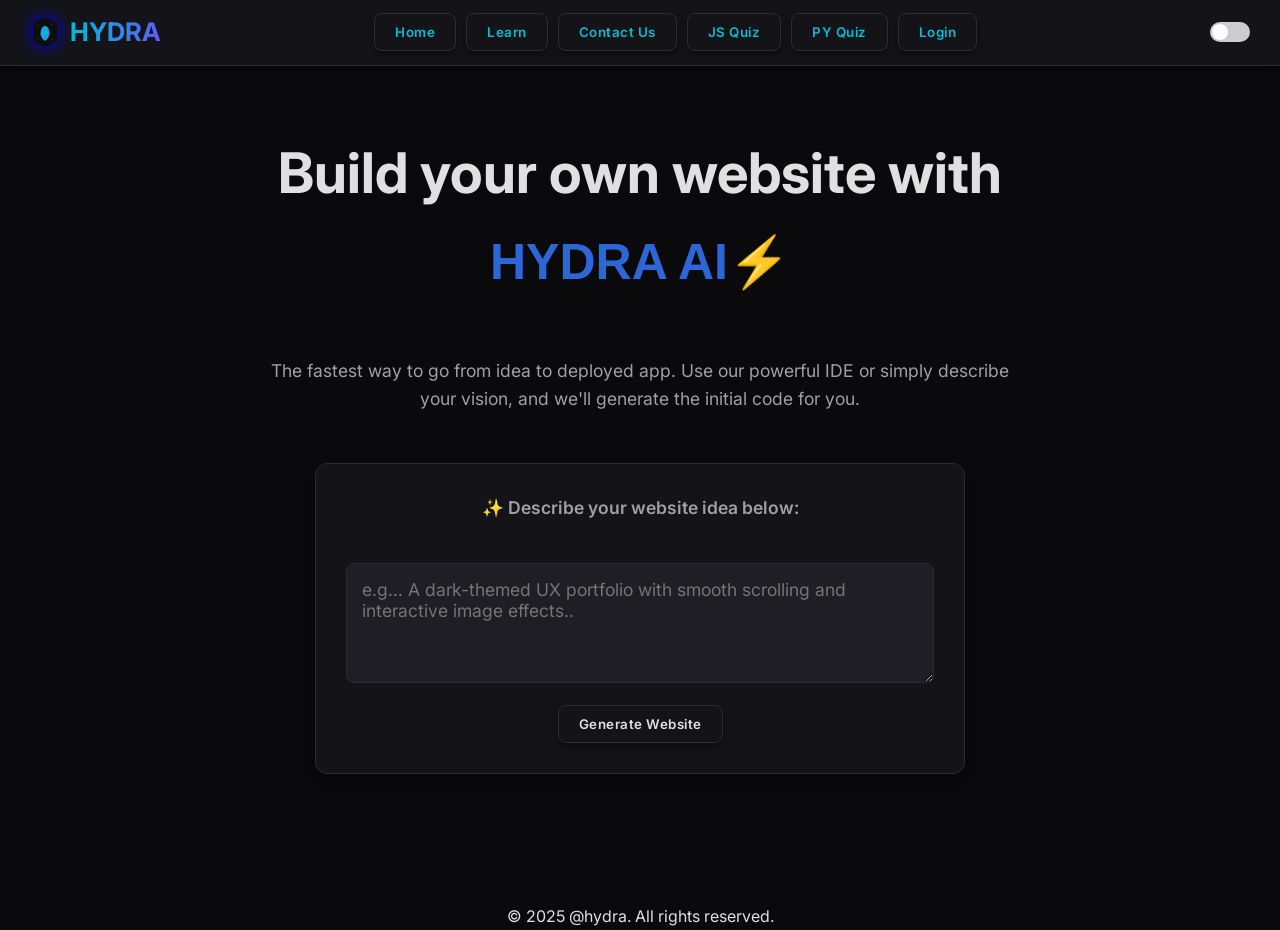
<file: index.html>
<!DOCTYPE html>
<html lang="en">
<head>
    <meta charset="UTF-8">
    <meta name="viewport" content="width=device-width, initial-scale=1.0">
    <title>Hydra - Hackathon Edition</title>
    <link rel="stylesheet" href="styles.css">
    <link href="https://fonts.googleapis.com/css2?family=Inter:wght@400;600;700&display=swap" rel="stylesheet">
</head>
<body>

    <header class="navbar">
        <a href="#" class="navbar-logo" onclick="navigate('home-screen')">
            <svg id="hydra-logo" viewBox="0 0 100 100" fill="none" xmlns="http://www.w3.org/2000/svg">
                <defs>
                    <linearGradient id="hydra-linear-gradient" x1="0" y1="0" x2="100" y2="100" gradientUnits="userSpaceOnUse">
                        <stop offset="0%" stop-color="#00bcd4"/>
                        <stop offset="100%" stop-color="#2a91e5"/>
                    </linearGradient>
                </defs>
                <path class="hydra-shield-fill" d="M50 0 L10 20 L10 80 L50 100 L90 80 L90 20 Z"/>
                <path class="hydra-circuit-line" d="M15 25 L35 25 M65 25 L85 25 M15 75 L35 75 M65 75 L85 75"/>
                <circle class="hydra-circuit-line" cx="25" cy="25" r="3"/>
                <circle class="hydra-circuit-line" cx="75" cy="25" r="3"/>
                <circle class="hydra-circuit-line" cx="25" cy="75" r="3"/>
                <circle class="hydra-circuit-line" cx="75" cy="75" r="3"/>
                <path class="hydra-accent-glow" d="M50 30 C40 30 35 45 35 55 C35 70 50 80 50 80 C50 80 65 70 65 55 C65 45 60 30 50 30 Z"/>
                <text x="41" y="60" class="hydra-text">H</text>
            </svg>
            <span class="logo-text">HYDRA</span>
        </a>
        <nav class="navbar-links">
            <button class="nav-button" data-screen="home-screen"><a href="">Home</a></button>
            
            
            
            
            <button class="nav-button" data-screen="lessons-screen"><a href="">Learn</a></button>
            <button class="nav-button" ><a href="contact.html">Contact Us</a></button>
            
            <button class="nav-button" ><a href="jsquiz.html">JS Quiz </a></button>
            <button class="nav-button" ><a href="pyquiz.html">PY Quiz </a></button>
            <button class="nav-button" ><a href="login.html">Login</a></button>
               </nav>
        <label class="toggle-switch">
            <input type="checkbox" id="theme-toggle">
            <span class="slider"></span>
        </label>
    </header>

    <main id="home-screen" class="screen">
        <section class="hero-section">
            <h1>Build your own website with </h1>
            <b><h1><p id="H">HYDRA AI⚡</p></h1></b>
            <p>The fastest way to go from idea to deployed app. Use our powerful IDE or simply describe your vision, and we'll generate the initial code for you.</p>

            <div class="generator-area" style="left: auto;">
                <p class="generator-header">✨ Describe your website idea below:</p>
                <textarea id="prompt-input" placeholder="e.g... A dark-themed UX portfolio with smooth scrolling and interactive image effects.."></textarea>
                <button class="btn-secondary" id="generate-btn">Generate Website</button>
                
                <pre id="prompt-output" class="generator-output"></pre>
            </div>
        </section>
    </main>

    <div id="editor-screen" class="screen">
        <aside class="editor-sidebar">
            <h3>Project Files</h3>
            <p class="file-active">main.html</p>
            <p>style.css</p>
            <p>script.js</p>
        </aside>

        <section class="editor-main">
            <textarea id="code-editor-area" placeholder="// Start coding your project here...">
// Welcome to the Hydra Editor!
// This UI is perfect for your Hackathon project.
// The white light hover animation on buttons looks great!

function hackathonWin() {
    console.log("Good luck with your presentation!");
}
hackathonWin();
            </textarea>
        </section>

        <aside class="editor-output">
            <h3>Console Output</h3>
            <pre class="console-text">
> Running Project...
Good luck with your presentation!
</pre>
        </aside>
    </div>

    <div id="lessons-screen" class="screen">
        <h2>Start Your Coding Journey with Hydra 🧠</h2>

        <div  class="language-grid">
            <article class="language-card">
                <h3>Python Fundamentals</h3>
                <div class="quiz-section">
                    <div class="channel-link-container">
                        <p>💡Learn | Quiz | Build</p>
                        <iframe width="400" height="300"
                                  src="https://www.youtube.com/embed/t2_Q2BRzeEE?list=PLGjplNEQ1it8-0CmoljS5yeV-GlKSUEt0"
                                  title="YouTube video player" frameborder="0"
                                 allow="accelerometer; autoplay; clipboard-write; encrypted-media; gyroscope; picture-in-picture; web-share"
                                  allowfullscreen>
                        </iframe>
                        <br>
                        <a href="https://www.youtube.com/embed/t2_Q2BRzeEE?list=PLGjplNEQ1it8-0CmoljS5yeV-GlKSUEt0" target="_blank">Python Course !</a>
                    </div>
                    <button class="btn-primary quiz-button" onclick="window.location.href='pyquiz.html'">Start Quiz</button>
                </div>
            </article>

            <article class="language-card">
                <h3>JavaScript Essentials</h3>

                <div class="quiz-section">
                    <div class="channel-link-container">
                        <p>💡Learn | Quiz | Build</p>
                        <iframe width="400" height="315"
                                  src="https://www.youtube.com/embed/ajdRvxDWH4w?list=PLGjplNEQ1it_oTvuLRNqXfz_v_0pq6unW"
                                  title="YouTube video player" frameborder="0"
                                 allow="accelerometer; autoplay; clipboard-write; encrypted-media; gyroscope; picture-in-picture; web-share"
                                  allowfullscreen>
                        </iframe>
                        <br>
                        <a href="https://www.youtube.com/embed/ajdRvxDWH4w?list=PLGjplNEQ1it_oTvuLRNqXfz_v_0pq6unW" target="_blank">JavaScript course !</a>
                    </div>
                    <button class="btn-primary quiz-button" onclick="window.location.href='jsquiz.html'">Start Quiz</button>
                </div>
            </article>
            
            </div>
    </div>
    <footer style="text-align: center;"> © 2025 @hydra. All rights reserved. </footer>

    <script src="script.js"></script>
</body>
</html>
</file>
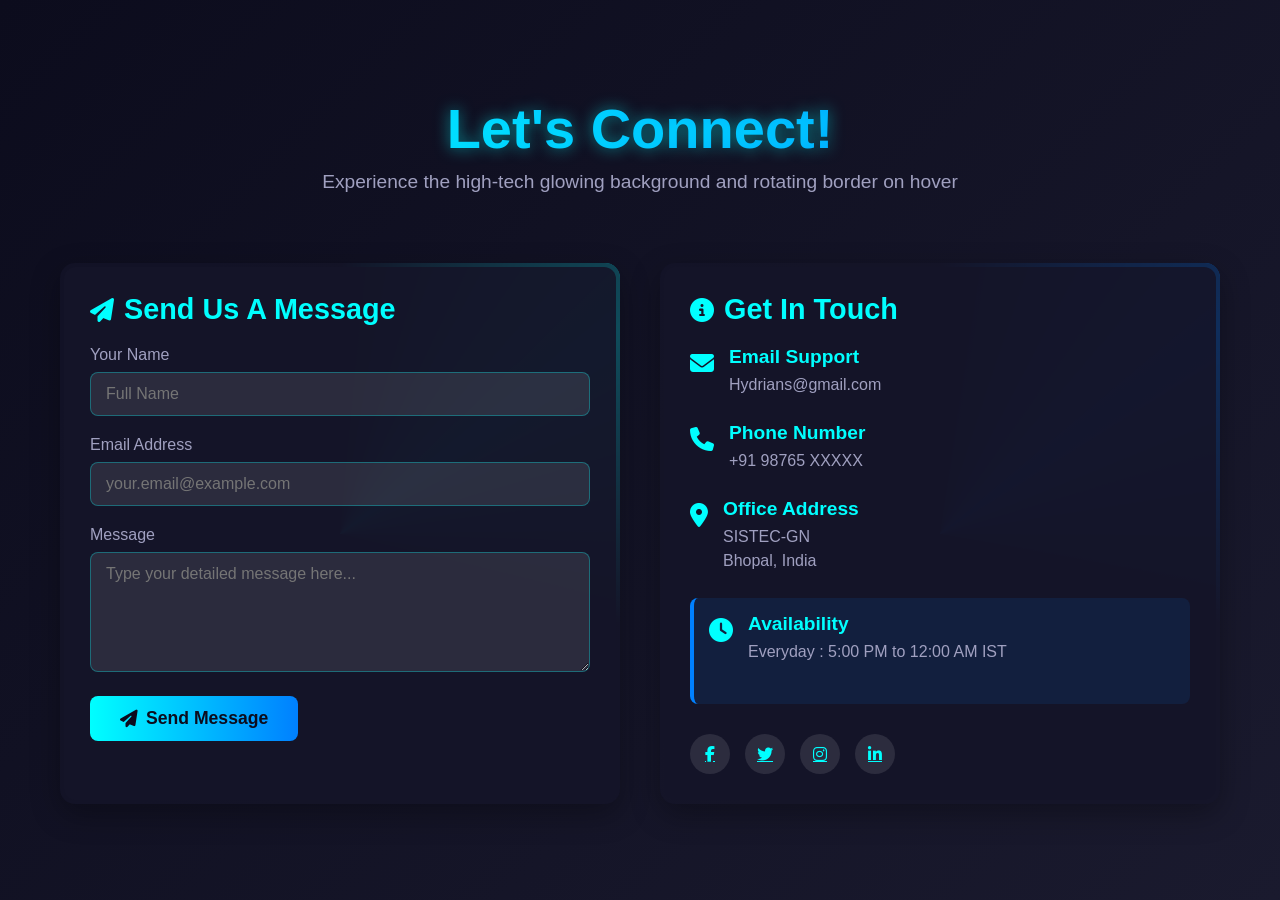
<file: contact.html>
<!DOCTYPE html>
<html lang="en">
<head>
    <meta charset="UTF-8">
    <meta name="viewport" content="width=device-width, initial-scale=1.0">
    <title>Contact Us | High-Tech Glowing Design</title>
    <link rel="stylesheet" href="https://cdnjs.cloudflare.com/ajax/libs/font-awesome/6.4.0/css/all.min.css">
    <style>
        * {
            margin: 0;
            padding: 0;
            box-sizing: border-box;
            font-family: 'Segoe UI', Tahoma, Geneva, Verdana, sans-serif;
        }

        body {
            background: linear-gradient(135deg, #0c0c1d, #1a1a2e);
            color: #fff;
            min-height: 100vh;
            display: flex;
            justify-content: center;
            align-items: center;
            padding: 20px;
        }

        .container {
            width: 100%;
            max-width: 1200px;
            display: grid;
            grid-template-columns: 1fr 1fr;
            gap: 40px;
            padding: 20px;
        }

        @media (max-width: 900px) {
            .container {
                grid-template-columns: 1fr;
            }
        }

        .header {
            grid-column: 1 / -1;
            text-align: center;
            margin-bottom: 30px;
        }

        .header h1 {
            font-size: 3.5rem;
            background: linear-gradient(90deg, #00ffff, #0080ff);
            -webkit-background-clip: text;
            background-clip: text;
            color: transparent;
            margin-bottom: 10px;
            text-shadow: 0 0 15px rgba(0, 255, 255, 0.5);
        }

        .header p {
            font-size: 1.2rem;
            color: #a0a0c0;
        }

        .contact-form, .contact-info {
            background: rgba(20, 20, 40, 0.7);
            border-radius: 15px;
            padding: 30px;
            position: relative;
            overflow: hidden;
            box-shadow: 0 10px 30px rgba(0, 0, 0, 0.3);
        }

        .contact-form::before, .contact-info::before {
            content: '';
            position: absolute;
            top: -50%;
            left: -50%;
            width: 200%;
            height: 200%;
            background: conic-gradient(
                transparent, 
                rgba(0, 255, 255, 0.8), 
                transparent 30%
            );
            animation: rotate 6s linear infinite;
            z-index: -1;
        }

        .contact-info::before {
            background: conic-gradient(
                transparent, 
                rgba(0, 128, 255, 0.8), 
                transparent 30%
            );
        }

        .contact-form::after, .contact-info::after {
            content: '';
            position: absolute;
            inset: 4px;
            background: rgba(20, 20, 40, 0.9);
            border-radius: 12px;
            z-index: -1;
        }

        @keyframes rotate {
            0% { transform: rotate(0deg); }
            100% { transform: rotate(360deg); }
        }

        .contact-form:hover::before, .contact-info:hover::before {
            animation-duration: 3s;
        }

        h2 {
            font-size: 1.8rem;
            margin-bottom: 20px;
            color: #00ffff;
            display: flex;
            align-items: center;
        }

        h2 i {
            margin-right: 10px;
            font-size: 1.5rem;
        }

        .form-group {
            margin-bottom: 20px;
        }

        label {
            display: block;
            margin-bottom: 8px;
            color: #a0a0c0;
        }

        input, textarea {
            width: 100%;
            padding: 12px 15px;
            background: rgba(255, 255, 255, 0.1);
            border: 1px solid rgba(0, 255, 255, 0.3);
            border-radius: 8px;
            color: white;
            font-size: 1rem;
            transition: all 0.3s ease;
        }

        input:focus, textarea:focus {
            outline: none;
            border-color: #00ffff;
            box-shadow: 0 0 10px rgba(0, 255, 255, 0.5);
        }

        textarea {
            min-height: 120px;
            resize: vertical;
        }

        .btn {
            background: linear-gradient(90deg, #00ffff, #0080ff);
            color: #0c0c1d;
            border: none;
            padding: 12px 30px;
            font-size: 1.1rem;
            font-weight: 600;
            border-radius: 8px;
            cursor: pointer;
            transition: all 0.3s ease;
            display: inline-flex;
            align-items: center;
            justify-content: center;
        }

        .btn:hover {
            transform: translateY(-3px);
            box-shadow: 0 5px 15px rgba(0, 255, 255, 0.4);
        }

        .btn i {
            margin-right: 8px;
        }

        .info-item {
            margin-bottom: 25px;
            display: flex;
            align-items: flex-start;
        }

        .info-item i {
            font-size: 1.5rem;
            color: #00ffff;
            margin-right: 15px;
            margin-top: 5px;
        }

        .info-content h3 {
            font-size: 1.2rem;
            margin-bottom: 5px;
            color: #00ffff;
        }

        .info-content p {
            color: #a0a0c0;
            line-height: 1.5;
        }

        .availability {
            background: rgba(0, 128, 255, 0.1);
            padding: 15px;
            border-radius: 8px;
            margin-top: 20px;
            border-left: 4px solid #0080ff;
        }

        .social-links {
            display: flex;
            gap: 15px;
            margin-top: 30px;
        }

        .social-links a {
            display: flex;
            align-items: center;
            justify-content: center;
            width: 40px;
            height: 40px;
            background: rgba(255, 255, 255, 0.1);
            border-radius: 50%;
            color: #00ffff;
            transition: all 0.3s ease;
        }

        .social-links a:hover {
            background: #00ffff;
            color: #0c0c1d;
            transform: translateY(-3px);
        }
    </style>
</head>
<body>
    <div class="container">
        <div class="header">
            <h1>Let's Connect!</h1>
            <p>Experience the high-tech glowing background and rotating border on hover</p>
        </div>
        
        <div class="contact-form">
            <h2><i class="fas fa-paper-plane"></i> Send Us A Message</h2>
            <form>
                <div class="form-group">
                    <label for="name">Your Name</label>
                    <input type="text" id="name" placeholder="Full Name">
                </div>
                
                <div class="form-group">
                    <label for="email">Email Address</label>
                    <input type="email" id="email" placeholder="your.email@example.com">
                </div>
                
                <div class="form-group">
                    <label for="message">Message</label>
                    <textarea id="message" placeholder="Type your detailed message here..."></textarea>
                </div>
                
                <button type="submit" class="btn"><i class="fas fa-paper-plane"></i> Send Message</button>
            </form>
        </div>
        
        <div class="contact-info">
            <h2><i class="fas fa-info-circle"></i> Get In Touch</h2>
            
            <div class="info-item">
                <i class="fas fa-envelope"></i>
                <div class="info-content">
                    <h3>Email Support</h3>
                    <p>Hydrians@gmail.com</p>
                </div>
            </div>
            
            <div class="info-item">
                <i class="fas fa-phone"></i>
                <div class="info-content">
                    <h3>Phone Number</h3>
                    <p>+91 98765 XXXXX</p>
                </div>
            </div>
            
            <div class="info-item">
                <i class="fas fa-map-marker-alt"></i>
                <div class="info-content">
                    <h3>Office Address</h3>
                    <p>SISTEC-GN<br>Bhopal, India</p>
                </div>
            </div>
            
            <div class="availability">
                <div class="info-item">
                    <i class="fas fa-clock"></i>
                    <div class="info-content">
                        <h3>Availability</h3>
                        <p>Everyday : 5:00 PM to 12:00 AM IST</p>
                    </div>
                </div>
            </div>
            
            <div class="social-links">
                <a href="#"><i class="fab fa-facebook-f"></i></a>
                <a href="#"><i class="fab fa-twitter"></i></a>
                <a href="#"><i class="fab fa-instagram"></i></a>
                <a href="#"><i class="fab fa-linkedin-in"></i></a>
            </div>
        </div>
    </div>

    <script>
        document.addEventListener('DOMContentLoaded', function() {
            const formInputs = document.querySelectorAll('input, textarea');
            
            formInputs.forEach(input => {
                input.addEventListener('focus', function() {
                    this.parentElement.style.transform = 'scale(1.02)';
                });
                
                input.addEventListener('blur', function() {
                    this.parentElement.style.transform = 'scale(1)';
                });
            });
            
            const sendButton = document.querySelector('.btn');
            sendButton.addEventListener('click', function(e) {
                e.preventDefault();
                this.innerHTML = '<i class="fas fa-check"></i> Message Sent!';
                this.style.background = 'linear-gradient(90deg, #00ff88, #00cc66)';
                
                setTimeout(() => {
                    this.innerHTML = '<i class="fas fa-paper-plane"></i> Send Message';
                    this.style.background = 'linear-gradient(90deg, #00ffff, #0080ff)';
                }, 3000);
            });
        });
    </script>
</body>
</html>
</file>
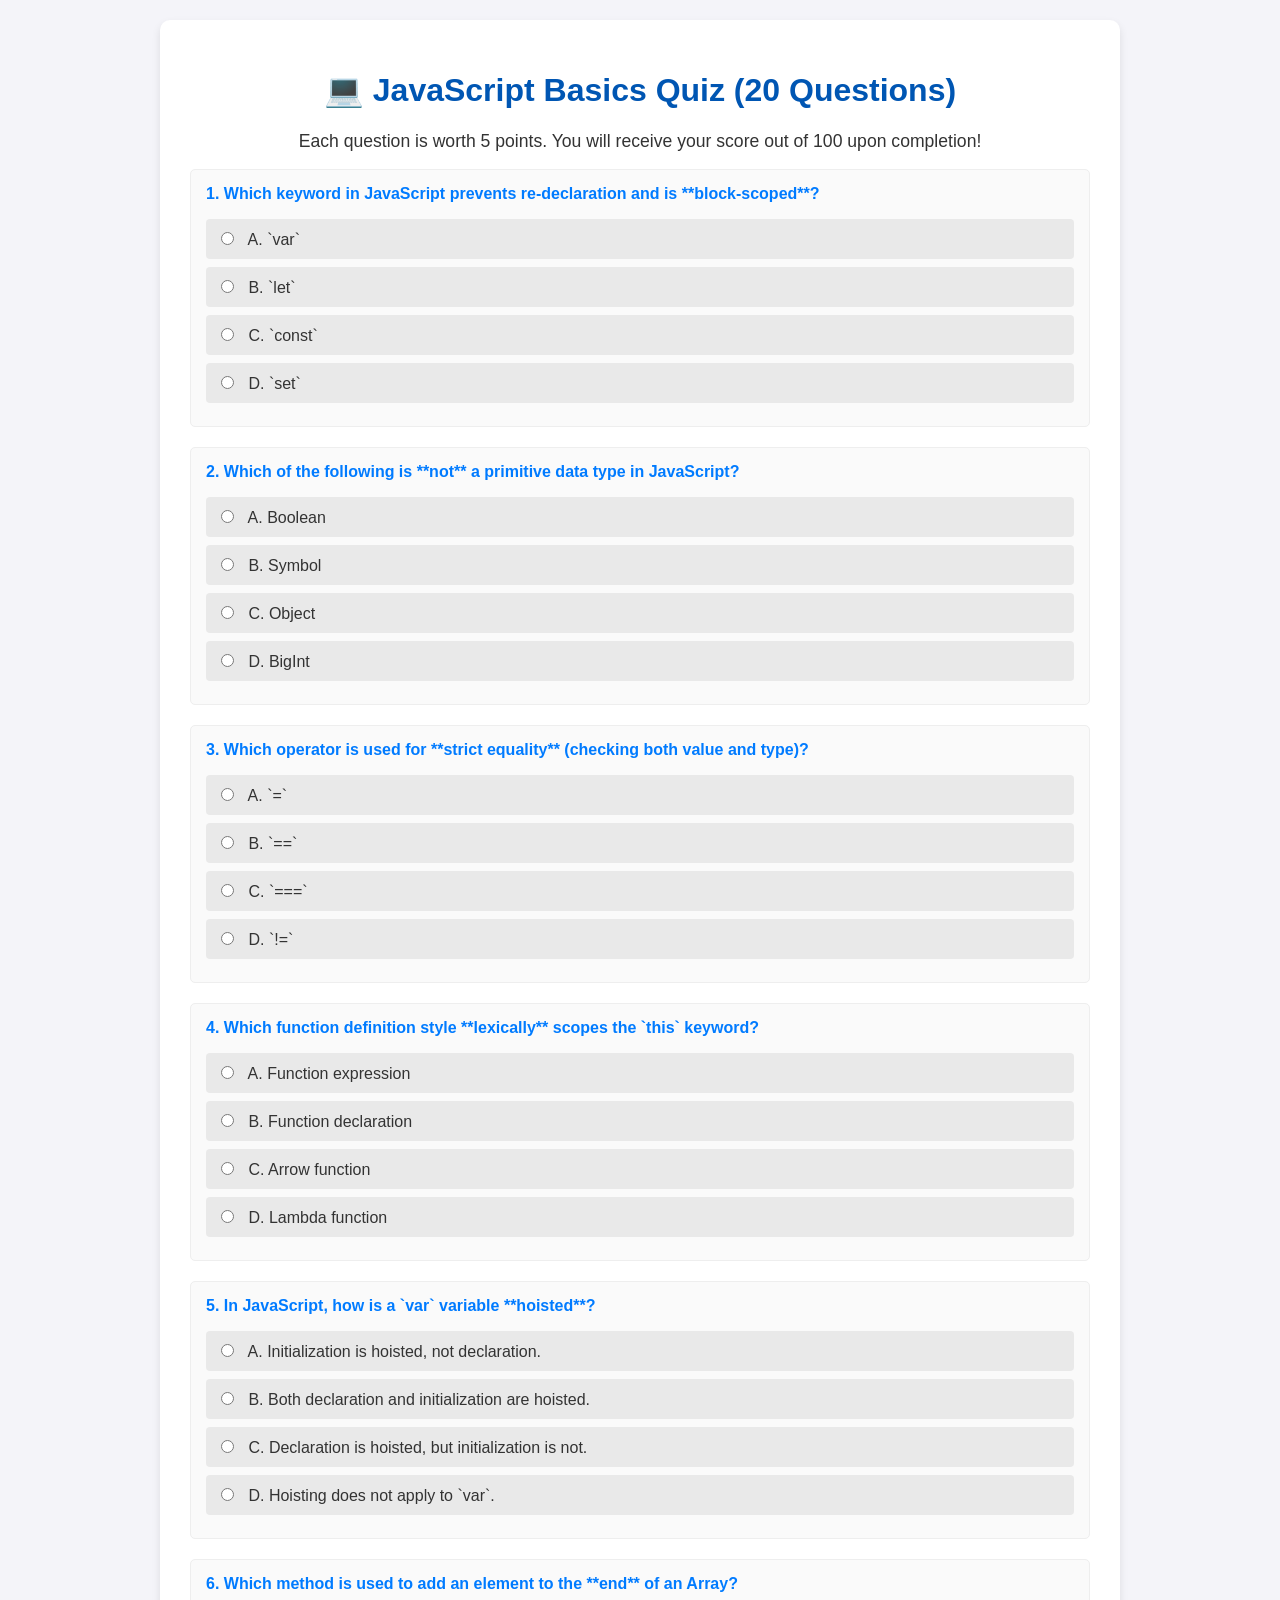
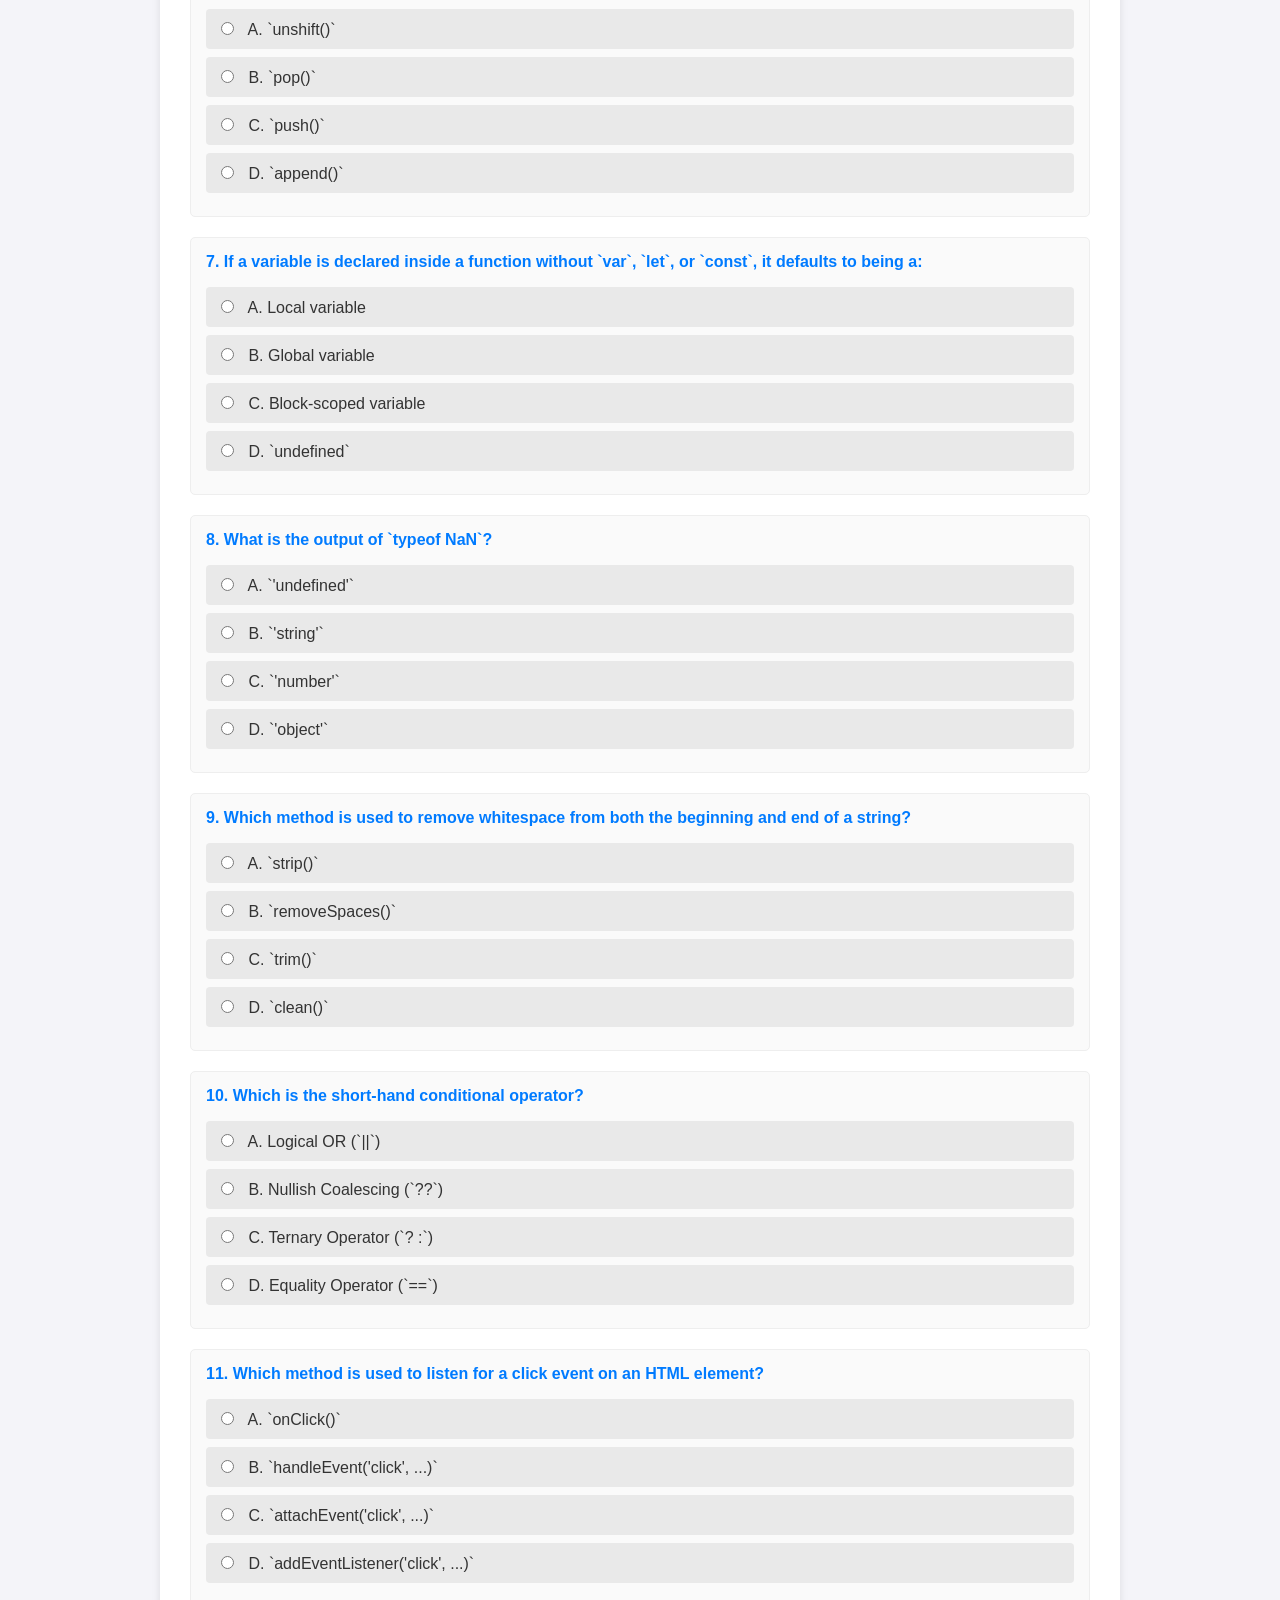
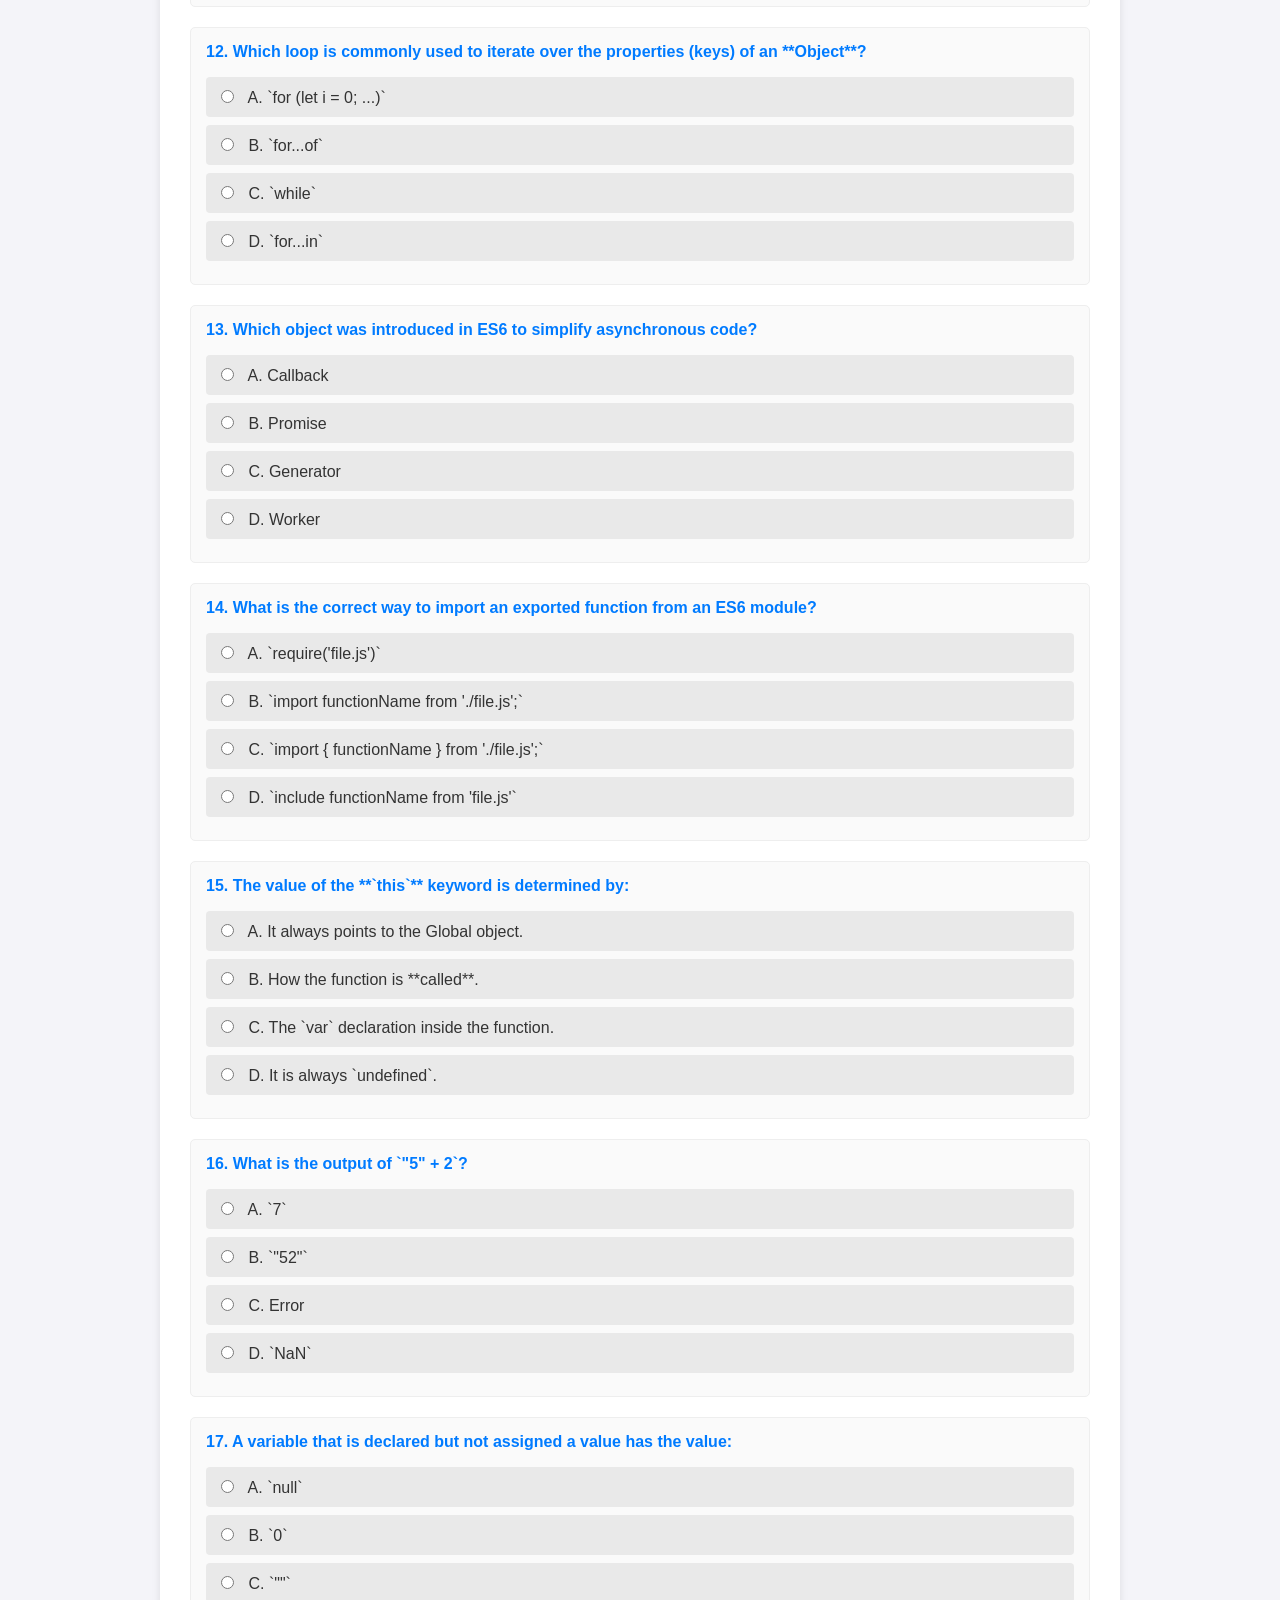
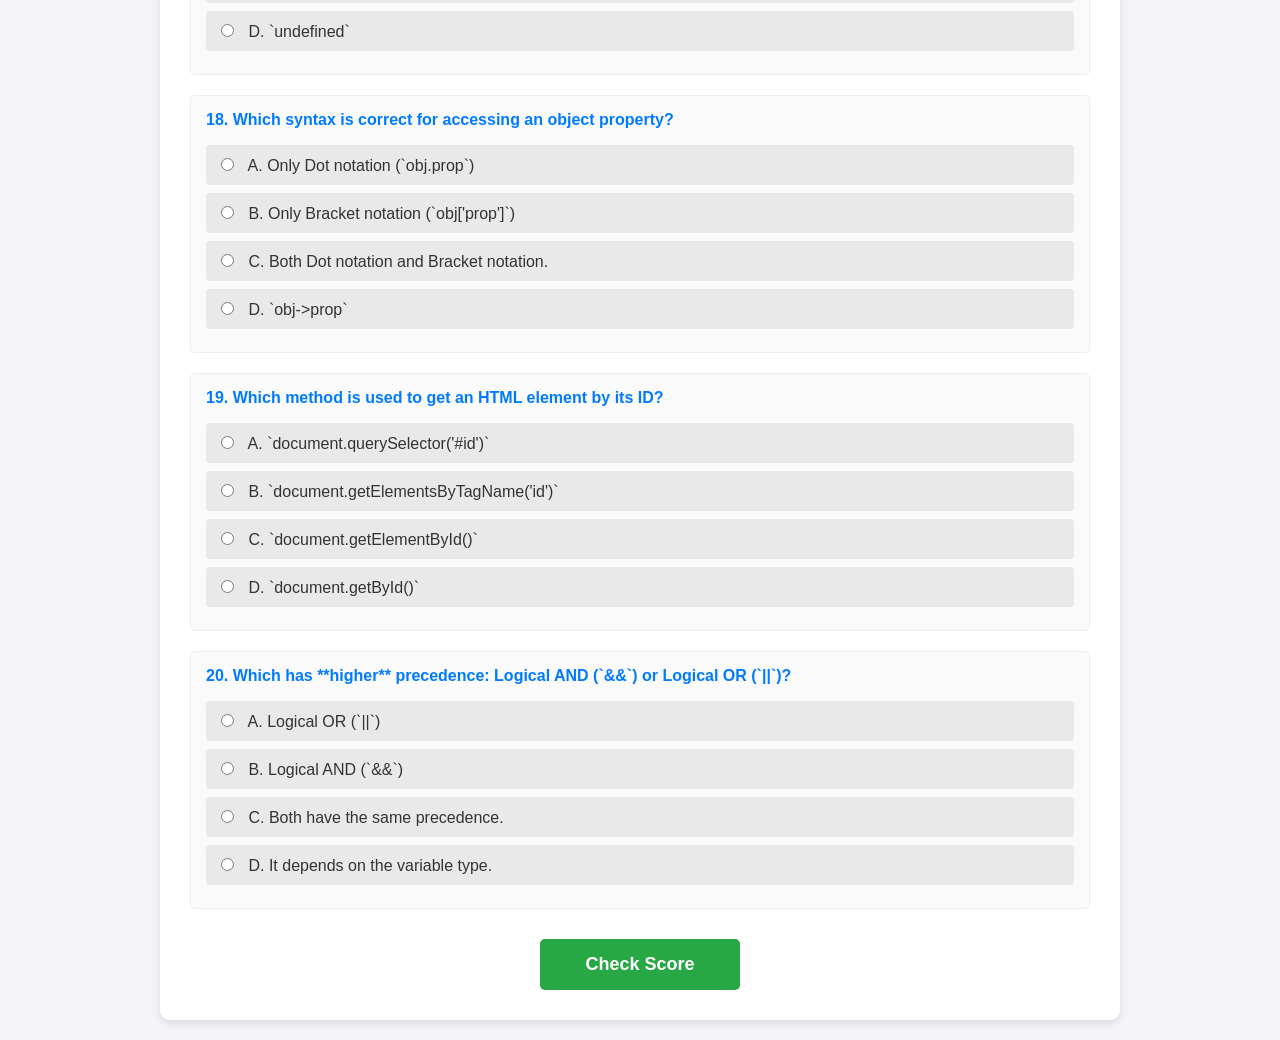
<file: jsquiz.html>
<!DOCTYPE html>
<html lang="en">
<head>
    <meta charset="UTF-8">
    <meta name="viewport" content="width=device-width, initial-scale=1.0">
    <title>JavaScript Basics Quiz</title>
    <style>
        body {
            font-family: Arial, sans-serif;
            background-color: #f4f4f9;
            color: #333;
            margin: 0;
            padding: 20px;
        }
        .container {
            max-width: 900px;
            margin: auto;
            background: #fff;
            padding: 30px;
            border-radius: 10px;
            box-shadow: 0 4px 8px rgba(0, 0, 0, 0.1);
        }
        h1 {
            color: #0056b3;
            text-align: center;
        }
        h2 {
            color: #333;
            border-bottom: 1px solid #eee;
            padding-bottom: 10px;
            margin-top: 30px;
        }
        .question {
            margin-bottom: 20px;
            padding: 15px;
            border: 1px solid #eee;
            border-radius: 5px;
            background-color: #fafafa;
        }
        .question p {
            font-weight: bold;
            margin-top: 0;
            color: #007bff;
        }
        .options label {
            display: block;
            margin-bottom: 8px;
            padding: 10px;
            background-color: #e9e9e9;
            border-radius: 4px;
            cursor: pointer;
            transition: background-color 0.2s ease;
        }
        .options label:hover {
            background-color: #dcdcdc;
        }
        .options input[type="radio"] {
            margin-right: 10px;
        }
        .submit-btn {
            display: block;
            width: 200px;
            margin: 30px auto 0;
            padding: 15px;
            background-color: #28a745;
            color: #fff;
            border: none;
            border-radius: 5px;
            font-size: 18px;
            font-weight: bold;
            cursor: pointer;
            transition: background-color 0.3s ease;
        }
        .submit-btn:hover {
            background-color: #218838;
        }
    </style>
</head>
<body>

    <div class="container">
        <h1>💻 JavaScript Basics Quiz (20 Questions)</h1>
        <p style="text-align: center; font-size: 1.1em;">Each question is worth 5 points. You will receive your score out of 100 upon completion!</p>

        <form id="quiz-form">
            <div class="language-section">

                <div class="question">
                    <p>1. Which keyword in JavaScript prevents re-declaration and is **block-scoped**?</p>
                    <div class="options">
                        <label><input type="radio" name="js1" value="a"> A. `var`</label>
                        <label><input type="radio" name="js1" value="b"> B. `let`</label>
                        <label><input type="radio" name="js1" value="c"> C. `const`</label>
                        <label><input type="radio" name="js1" value="d"> D. `set`</label>
                    </div>
                </div>

                <div class="question">
                    <p>2. Which of the following is **not** a primitive data type in JavaScript?</p>
                    <div class="options">
                        <label><input type="radio" name="js2" value="a"> A. Boolean</label>
                        <label><input type="radio" name="js2" value="b"> B. Symbol</label>
                        <label><input type="radio" name="js2" value="c"> C. Object</label>
                        <label><input type="radio" name="js2" value="d"> D. BigInt</label>
                    </div>
                </div>

                <div class="question">
                    <p>3. Which operator is used for **strict equality** (checking both value and type)?</p>
                    <div class="options">
                        <label><input type="radio" name="js3" value="a"> A. `=`</label>
                        <label><input type="radio" name="js3" value="b"> B. `==`</label>
                        <label><input type="radio" name="js3" value="c"> C. `===`</label>
                        <label><input type="radio" name="js3" value="d"> D. `!=`</label>
                    </div>
                </div>

                <div class="question">
                    <p>4. Which function definition style **lexically** scopes the `this` keyword?</p>
                    <div class="options">
                        <label><input type="radio" name="js4" value="a"> A. Function expression</label>
                        <label><input type="radio" name="js4" value="b"> B. Function declaration</label>
                        <label><input type="radio" name="js4" value="c"> C. Arrow function</label>
                        <label><input type="radio" name="js4" value="d"> D. Lambda function</label>
                    </div>
                </div>

                <div class="question">
                    <p>5. In JavaScript, how is a `var` variable **hoisted**?</p>
                    <div class="options">
                        <label><input type="radio" name="js5" value="a"> A. Initialization is hoisted, not declaration.</label>
                        <label><input type="radio" name="js5" value="b"> B. Both declaration and initialization are hoisted.</label>
                        <label><input type="radio" name="js5" value="c"> C. Declaration is hoisted, but initialization is not.</label>
                        <label><input type="radio" name="js5" value="d"> D. Hoisting does not apply to `var`.</label>
                    </div>
                </div>

                <div class="question">
                    <p>6. Which method is used to add an element to the **end** of an Array?</p>
                    <div class="options">
                        <label><input type="radio" name="js6" value="a"> A. `unshift()`</label>
                        <label><input type="radio" name="js6" value="b"> B. `pop()`</label>
                        <label><input type="radio" name="js6" value="c"> C. `push()`</label>
                        <label><input type="radio" name="js6" value="d"> D. `append()`</label>
                    </div>
                </div>
                
                <div class="question">
                    <p>7. If a variable is declared inside a function without `var`, `let`, or `const`, it defaults to being a:</p>
                    <div class="options">
                        <label><input type="radio" name="js7" value="a"> A. Local variable</label>
                        <label><input type="radio" name="js7" value="b"> B. Global variable</label>
                        <label><input type="radio" name="js7" value="c"> C. Block-scoped variable</label>
                        <label><input type="radio" name="js7" value="d"> D. `undefined`</label>
                    </div>
                </div>

                <div class="question">
                    <p>8. What is the output of `typeof NaN`?</p>
                    <div class="options">
                        <label><input type="radio" name="js8" value="a"> A. `'undefined'`</label>
                        <label><input type="radio" name="js8" value="b"> B. `'string'`</label>
                        <label><input type="radio" name="js8" value="c"> C. `'number'`</label>
                        <label><input type="radio" name="js8" value="d"> D. `'object'`</label>
                    </div>
                </div>

                <div class="question">
                    <p>9. Which method is used to remove whitespace from both the beginning and end of a string?</p>
                    <div class="options">
                        <label><input type="radio" name="js9" value="a"> A. `strip()`</label>
                        <label><input type="radio" name="js9" value="b"> B. `removeSpaces()`</label>
                        <label><input type="radio" name="js9" value="c"> C. `trim()`</label>
                        <label><input type="radio" name="js9" value="d"> D. `clean()`</label>
                    </div>
                </div>

                <div class="question">
                    <p>10. Which is the short-hand conditional operator?</p>
                    <div class="options">
                        <label><input type="radio" name="js10" value="a"> A. Logical OR (`||`)</label>
                        <label><input type="radio" name="js10" value="b"> B. Nullish Coalescing (`??`)</label>
                        <label><input type="radio" name="js10" value="c"> C. Ternary Operator (`? :`)</label>
                        <label><input type="radio" name="js10" value="d"> D. Equality Operator (`==`)</label>
                    </div>
                </div>

                <div class="question">
                    <p>11. Which method is used to listen for a click event on an HTML element?</p>
                    <div class="options">
                        <label><input type="radio" name="js11" value="a"> A. `onClick()`</label>
                        <label><input type="radio" name="js11" value="b"> B. `handleEvent('click', ...)`</label>
                        <label><input type="radio" name="js11" value="c"> C. `attachEvent('click', ...)`</label>
                        <label><input type="radio" name="js11" value="d"> D. `addEventListener('click', ...)`</label>
                    </div>
                </div>

                <div class="question">
                    <p>12. Which loop is commonly used to iterate over the properties (keys) of an **Object**?</p>
                    <div class="options">
                        <label><input type="radio" name="js12" value="a"> A. `for (let i = 0; ...)`</label>
                        <label><input type="radio" name="js12" value="b"> B. `for...of`</label>
                        <label><input type="radio" name="js12" value="c"> C. `while`</label>
                        <label><input type="radio" name="js12" value="d"> D. `for...in`</label>
                    </div>
                </div>

                <div class="question">
                    <p>13. Which object was introduced in ES6 to simplify asynchronous code?</p>
                    <div class="options">
                        <label><input type="radio" name="js13" value="a"> A. Callback</label>
                        <label><input type="radio" name="js13" value="b"> B. Promise</label>
                        <label><input type="radio" name="js13" value="c"> C. Generator</label>
                        <label><input type="radio" name="js13" value="d"> D. Worker</label>
                    </div>
                </div>

                <div class="question">
                    <p>14. What is the correct way to import an exported function from an ES6 module?</p>
                    <div class="options">
                        <label><input type="radio" name="js14" value="a"> A. `require('file.js')`</label>
                        <label><input type="radio" name="js14" value="b"> B. `import functionName from './file.js';`</label>
                        <label><input type="radio" name="js14" value="c"> C. `import { functionName } from './file.js';`</label>
                        <label><input type="radio" name="js14" value="d"> D. `include functionName from 'file.js'`</label>
                    </div>
                </div>

                <div class="question">
                    <p>15. The value of the **`this`** keyword is determined by:</p>
                    <div class="options">
                        <label><input type="radio" name="js15" value="a"> A. It always points to the Global object.</label>
                        <label><input type="radio" name="js15" value="b"> B. How the function is **called**.</label>
                        <label><input type="radio" name="js15" value="c"> C. The `var` declaration inside the function.</label>
                        <label><input type="radio" name="js15" value="d"> D. It is always `undefined`.</label>
                    </div>
                </div>

                <div class="question">
                    <p>16. What is the output of `"5" + 2`?</p>
                    <div class="options">
                        <label><input type="radio" name="js16" value="a"> A. `7`</label>
                        <label><input type="radio" name="js16" value="b"> B. `"52"`</label>
                        <label><input type="radio" name="js16" value="c"> C. Error</label>
                        <label><input type="radio" name="js16" value="d"> D. `NaN`</label>
                    </div>
                </div>

                <div class="question">
                    <p>17. A variable that is declared but not assigned a value has the value:</p>
                    <div class="options">
                        <label><input type="radio" name="js17" value="a"> A. `null`</label>
                        <label><input type="radio" name="js17" value="b"> B. `0`</label>
                        <label><input type="radio" name="js17" value="c"> C. `""`</label>
                        <label><input type="radio" name="js17" value="d"> D. `undefined`</label>
                    </div>
                </div>

                <div class="question">
                    <p>18. Which syntax is correct for accessing an object property?</p>
                    <div class="options">
                        <label><input type="radio" name="js18" value="a"> A. Only Dot notation (`obj.prop`)</label>
                        <label><input type="radio" name="js18" value="b"> B. Only Bracket notation (`obj['prop']`)</label>
                        <label><input type="radio" name="js18" value="c"> C. Both Dot notation and Bracket notation.</label>
                        <label><input type="radio" name="js18" value="d"> D. `obj->prop`</label>
                    </div>
                </div>

                <div class="question">
                    <p>19. Which method is used to get an HTML element by its ID?</p>
                    <div class="options">
                        <label><input type="radio" name="js19" value="a"> A. `document.querySelector('#id')`</label>
                        <label><input type="radio" name="js19" value="b"> B. `document.getElementsByTagName('id')`</label>
                        <label><input type="radio" name="js19" value="c"> C. `document.getElementById()`</label>
                        <label><input type="radio" name="js19" value="d"> D. `document.getById()`</label>
                    </div>
                </div>

                <div class="question">
                    <p>20. Which has **higher** precedence: Logical AND (`&&`) or Logical OR (`||`)?</p>
                    <div class="options">
                        <label><input type="radio" name="js20" value="a"> A. Logical OR (`||`)</label>
                        <label><input type="radio" name="js20" value="b"> B. Logical AND (`&&`)</label>
                        <label><input type="radio" name="js20" value="c"> C. Both have the same precedence.</label>
                        <label><input type="radio" name="js20" value="d"> D. It depends on the variable type.</label>
                    </div>
                </div>
            </div>

            <button type="submit" class="submit-btn">Check Score</button>
        </form>

    </div>

    <script>
        const correctAnswers = {
            'js1': 'b', 'js2': 'c', 'js3': 'c', 'js4': 'c', 'js5': 'c',
            'js6': 'c', 'js7': 'b', 'js8': 'c', 'js9': 'c', 'js10': 'c',
            'js11': 'd', 'js12': 'd', 'js13': 'b', 'js14': 'c', 'js15': 'b',
            'js16': 'b', 'js17': 'd', 'js18': 'c', 'js19': 'c', 'js20': 'b'
        };

        const form = document.getElementById('quiz-form');
        const totalQuestions = 20;
        const pointsPerQuestion = 100 / totalQuestions; 

        form.addEventListener('submit', function(event) {
            event.preventDefault();

            let score = 0;
            let attemptedQuestions = 0;

            for (const [questionName, correctAnswer] of Object.entries(correctAnswers)) {
                const selectedOption = document.querySelector(`input[name="${questionName}"]:checked`);
                
                if (selectedOption) {
                    attemptedQuestions++;
                    if (selectedOption.value === correctAnswer) {
                        score += pointsPerQuestion;
                    }
                }
            }

            alert(`Quiz Complete!\n\nYour Score: ${score} out of 100.`);
        });
    </script>

</body>
</html>
</file>
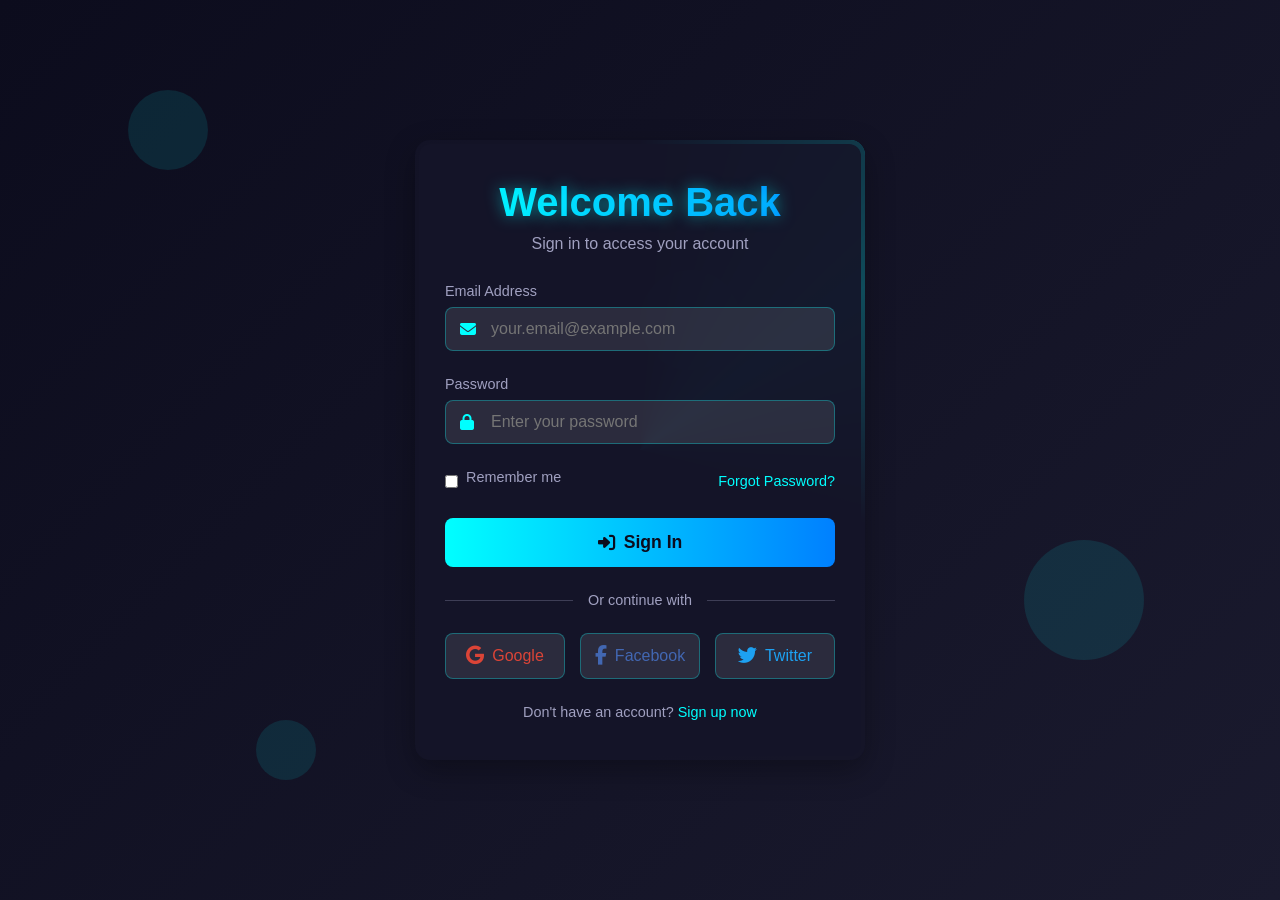
<file: login.html>
<!DOCTYPE html>
<html lang="en">
<head>
    <meta charset="UTF-8">
    <meta name="viewport" content="width=device-width, initial-scale=1.0">
    <title>Login | High-Tech Glowing Design</title>
    <link rel="stylesheet" href="https://cdnjs.cloudflare.com/ajax/libs/font-awesome/6.4.0/css/all.min.css">
    <style>
        * {
            margin: 0;
            padding: 0;
            box-sizing: border-box;
            font-family: 'Segoe UI', Tahoma, Geneva, Verdana, sans-serif;
        }

        body {
            background: linear-gradient(135deg, #0c0c1d, #1a1a2e);
            color: #fff;
            min-height: 100vh;
            display: flex;
            justify-content: center;
            align-items: center;
            padding: 20px;
            overflow-x: hidden;
        }

        .container {
            width: 100%;
            max-width: 450px;
            position: relative;
            z-index: 1;
        }

        .login-card {
            background: rgba(20, 20, 40, 0.7);
            border-radius: 15px;
            padding: 40px 30px;
            position: relative;
            overflow: hidden;
            box-shadow: 0 10px 30px rgba(0, 0, 0, 0.3);
        }

        .login-card::before {
            content: '';
            position: absolute;
            top: -50%;
            left: -50%;
            width: 200%;
            height: 200%;
            background: conic-gradient(
                transparent, 
                rgba(0, 255, 255, 0.8), 
                transparent 30%
            );
            animation: rotate 6s linear infinite;
            z-index: -1;
        }

        .login-card::after {
            content: '';
            position: absolute;
            inset: 4px;
            background: rgba(20, 20, 40, 0.9);
            border-radius: 12px;
            z-index: -1;
        }

        @keyframes rotate {
            0% { transform: rotate(0deg); }
            100% { transform: rotate(360deg); }
        }

        .login-card:hover::before {
            animation-duration: 3s;
        }

        .header {
            text-align: center;
            margin-bottom: 30px;
        }

        .header h1 {
            font-size: 2.5rem;
            background: linear-gradient(90deg, #00ffff, #0080ff);
            -webkit-background-clip: text;
            background-clip: text;
            color: transparent;
            margin-bottom: 10px;
            text-shadow: 0 0 15px rgba(0, 255, 255, 0.5);
        }

        .header p {
            font-size: 1rem;
            color: #a0a0c0;
        }

        .form-group {
            margin-bottom: 25px;
            position: relative;
        }

        label {
            display: block;
            margin-bottom: 8px;
            color: #a0a0c0;
            font-size: 0.9rem;
        }

        .input-with-icon {
            position: relative;
        }

        .input-with-icon i {
            position: absolute;
            left: 15px;
            top: 50%;
            transform: translateY(-50%);
            color: #00ffff;
            z-index: 2;
        }

        input {
            width: 100%;
            padding: 12px 15px 12px 45px;
            background: rgba(255, 255, 255, 0.1);
            border: 1px solid rgba(0, 255, 255, 0.3);
            border-radius: 8px;
            color: white;
            font-size: 1rem;
            transition: all 0.3s ease;
        }

        input:focus {
            outline: none;
            border-color: #00ffff;
            box-shadow: 0 0 10px rgba(0, 255, 255, 0.5);
        }

        .options {
            display: flex;
            justify-content: space-between;
            align-items: center;
            margin-bottom: 25px;
            font-size: 0.9rem;
        }

        .remember {
            display: flex;
            align-items: center;
        }

        .remember input {
            width: auto;
            margin-right: 8px;
        }

        .forgot-password {
            color: #00ffff;
            text-decoration: none;
            transition: all 0.3s ease;
        }

        .forgot-password:hover {
            text-decoration: underline;
            text-shadow: 0 0 10px rgba(0, 255, 255, 0.7);
        }

        .btn {
            width: 100%;
            background: linear-gradient(90deg, #00ffff, #0080ff);
            color: #0c0c1d;
            border: none;
            padding: 14px;
            font-size: 1.1rem;
            font-weight: 600;
            border-radius: 8px;
            cursor: pointer;
            transition: all 0.3s ease;
            display: flex;
            align-items: center;
            justify-content: center;
            margin-bottom: 20px;
        }

        .btn:hover {
            transform: translateY(-3px);
            box-shadow: 0 5px 15px rgba(0, 255, 255, 0.4);
        }

        .btn i {
            margin-right: 8px;
        }

        .divider {
            display: flex;
            align-items: center;
            margin: 25px 0;
            color: #a0a0c0;
        }

        .divider::before, .divider::after {
            content: '';
            flex: 1;
            height: 1px;
            background: rgba(160, 160, 192, 0.3);
        }

        .divider span {
            padding: 0 15px;
            font-size: 0.9rem;
        }

        .social-login {
            display: flex;
            gap: 15px;
            margin-bottom: 25px;
        }

        .social-btn {
            flex: 1;
            display: flex;
            align-items: center;
            justify-content: center;
            padding: 12px;
            background: rgba(255, 255, 255, 0.1);
            border: 1px solid rgba(0, 255, 255, 0.3);
            border-radius: 8px;
            color: white;
            font-size: 1rem;
            cursor: pointer;
            transition: all 0.3s ease;
        }

        .social-btn:hover {
            background: rgba(0, 255, 255, 0.1);
            transform: translateY(-2px);
        }

        .social-btn i {
            margin-right: 8px;
            font-size: 1.2rem;
        }

        .google { color: #DB4437; }
        .facebook { color: #4267B2; }
        .twitter { color: #1DA1F2; }

        .signup-link {
            text-align: center;
            font-size: 0.9rem;
            color: #a0a0c0;
        }

        .signup-link a {
            color: #00ffff;
            text-decoration: none;
            transition: all 0.3s ease;
        }

        .signup-link a:hover {
            text-decoration: underline;
            text-shadow: 0 0 10px rgba(0, 255, 255, 0.7);
        }

        .floating-elements {
            position: absolute;
            top: 0;
            left: 0;
            width: 100%;
            height: 100%;
            z-index: 0;
            overflow: hidden;
        }

        .floating-element {
            position: absolute;
            background: rgba(0, 255, 255, 0.1);
            border-radius: 50%;
            animation: float 15s infinite linear;
        }

        @keyframes float {
            0% { transform: translateY(0) translateX(0) rotate(0deg); }
            100% { transform: translateY(-1000px) translateX(500px) rotate(720deg); }
        }

        @media (max-width: 500px) {
            .container {
                padding: 0 15px;
            }
            
            .login-card {
                padding: 30px 20px;
            }
            
            .options {
                flex-direction: column;
                align-items: flex-start;
                gap: 10px;
            }
            
            .social-login {
                flex-direction: column;
            }
        }
    </style>
</head>
<body>
    <div class="floating-elements">
        <div class="floating-element" style="width: 80px; height: 80px; top: 10%; left: 10%; animation-delay: 0s;"></div>
        <div class="floating-element" style="width: 120px; height: 120px; top: 60%; left: 80%; animation-delay: -5s;"></div>
        <div class="floating-element" style="width: 60px; height: 60px; top: 80%; left: 20%; animation-delay: -10s;"></div>
        <div class="floating-element" style="width: 100px; height: 100px; top: 30%; left: 50%; animation-delay: -7s;"></div>
    </div>
    
    <div class="container">
        <div class="login-card">
            <div class="header">
                <h1>Welcome Back</h1>
                <p>Sign in to access your account</p>
            </div>
            
            <form id="loginForm">
                <div class="form-group">
                    <label for="email">Email Address</label>
                    <div class="input-with-icon">
                        <i class="fas fa-envelope"></i>
                        <input type="email" id="email" placeholder="your.email@example.com" required>
                    </div>
                </div>
                
                <div class="form-group">
                    <label for="password">Password</label>
                    <div class="input-with-icon">
                        <i class="fas fa-lock"></i>
                        <input type="password" id="password" placeholder="Enter your password" required>
                    </div>
                </div>
                
                <div class="options">
                    <div class="remember">
                        <input type="checkbox" id="remember">
                        <label for="remember">Remember me</label>
                    </div>
                    <a href="#" class="forgot-password">Forgot Password?</a>
                </div>
                
                <button type="submit" class="btn"><i class="fas fa-sign-in-alt"></i> Sign In</button>
            </form>
            
            <div class="divider">
                <span>Or continue with</span>
            </div>
            
            <div class="social-login">
                <button class="social-btn google">
                    <i class="fab fa-google"></i> Google
                </button>
                <button class="social-btn facebook">
                    <i class="fab fa-facebook-f"></i> Facebook
                </button>
                <button class="social-btn twitter">
                    <i class="fab fa-twitter"></i> Twitter
                </button>
            </div>
            
            <div class="signup-link">
                Don't have an account? <a href="#">Sign up now</a>
            </div>
        </div>
    </div>

    <script>
        document.addEventListener('DOMContentLoaded', function() {
            const loginForm = document.getElementById('loginForm');
            const submitBtn = loginForm.querySelector('.btn');
            
            const inputs = document.querySelectorAll('input');
            inputs.forEach(input => {
                input.addEventListener('focus', function() {
                    this.parentElement.parentElement.style.transform = 'scale(1.02)';
                });
                
                input.addEventListener('blur', function() {
                    this.parentElement.parentElement.style.transform = 'scale(1)';
                });
            });
            
            loginForm.addEventListener('submit', function(e) {
                e.preventDefault();
                
                const email = document.getElementById('email').value;
                const password = document.getElementById('password').value;
                const remember = document.getElementById('remember').checked;
                
                if (!email || !password) {
                    showMessage('Please fill in all fields', 'error');
                    return;
                }
                
                submitBtn.innerHTML = '<i class="fas fa-spinner fa-spin"></i> Signing In...';
                submitBtn.disabled = true;
                
                setTimeout(() => {
                    submitBtn.innerHTML = '<i class="fas fa-sign-in-alt"></i> Sign In';
                    submitBtn.disabled = false;
                    
                    showMessage('Login successful! Redirecting...', 'success');
                    
                    setTimeout(() => {
                        window.location.href = '#';
                    }, 1500);
                }, 2000);
            });
            
            const socialButtons = document.querySelectorAll('.social-btn');
            socialButtons.forEach(button => {
                button.addEventListener('click', function() {
                    const platform = this.classList.contains('google') ? 'Google' : 
                                   this.classList.contains('facebook') ? 'Facebook' : 'Twitter';
                                   
                    const originalText = this.innerHTML;
                    this.innerHTML = '<i class="fas fa-spinner fa-spin"></i> Connecting...';
                    this.disabled = true;
                    
                    setTimeout(() => {
                        this.innerHTML = originalText;
                        this.disabled = false;
                        showMessage(`Connected with ${platform} successfully!`, 'success');
                    }, 1500);
                });
            });
            
            document.querySelector('.forgot-password').addEventListener('click', function(e) {
                e.preventDefault();
                showMessage('Password reset link sent to your email!', 'success');
            });
            
            function showMessage(message, type) {
                const existingMessage = document.querySelector('.message');
                if (existingMessage) {
                    existingMessage.remove();
                }
                
                const messageEl = document.createElement('div');
                messageEl.className = `message ${type}`;
                messageEl.textContent = message;
                messageEl.style.cssText = `
                    position: fixed;
                    top: 20px;
                    right: 20px;
                    padding: 15px 20px;
                    border-radius: 8px;
                    color: white;
                    font-weight: 600;
                    z-index: 1000;
                    animation: slideIn 0.3s ease;
                    background: ${type === 'success' ? 'rgba(0, 255, 150, 0.9)' : 'rgba(255, 50, 50, 0.9)'};
                    box-shadow: 0 5px 15px rgba(0, 0, 0, 0.3);
                `;
                
                document.body.appendChild(messageEl);
                
                setTimeout(() => {
                    messageEl.style.animation = 'slideOut 0.3s ease';
                    setTimeout(() => {
                        if (messageEl.parentNode) {
                            messageEl.parentNode.removeChild(messageEl);
                        }
                    }, 300);
                }, 3000);
            }
            
            const style = document.createElement('style');
            style.textContent = `
                @keyframes slideIn {
                    from { transform: translateX(100%); opacity: 0; }
                    to { transform: translateX(0); opacity: 1; }
                }
                
                @keyframes slideOut {
                    from { transform: translateX(0); opacity: 1; }
                    to { transform: translateX(100%); opacity: 0; }
                }
            `;
            document.head.appendChild(style);
        });
    </script>
</body>
</html>
</file>
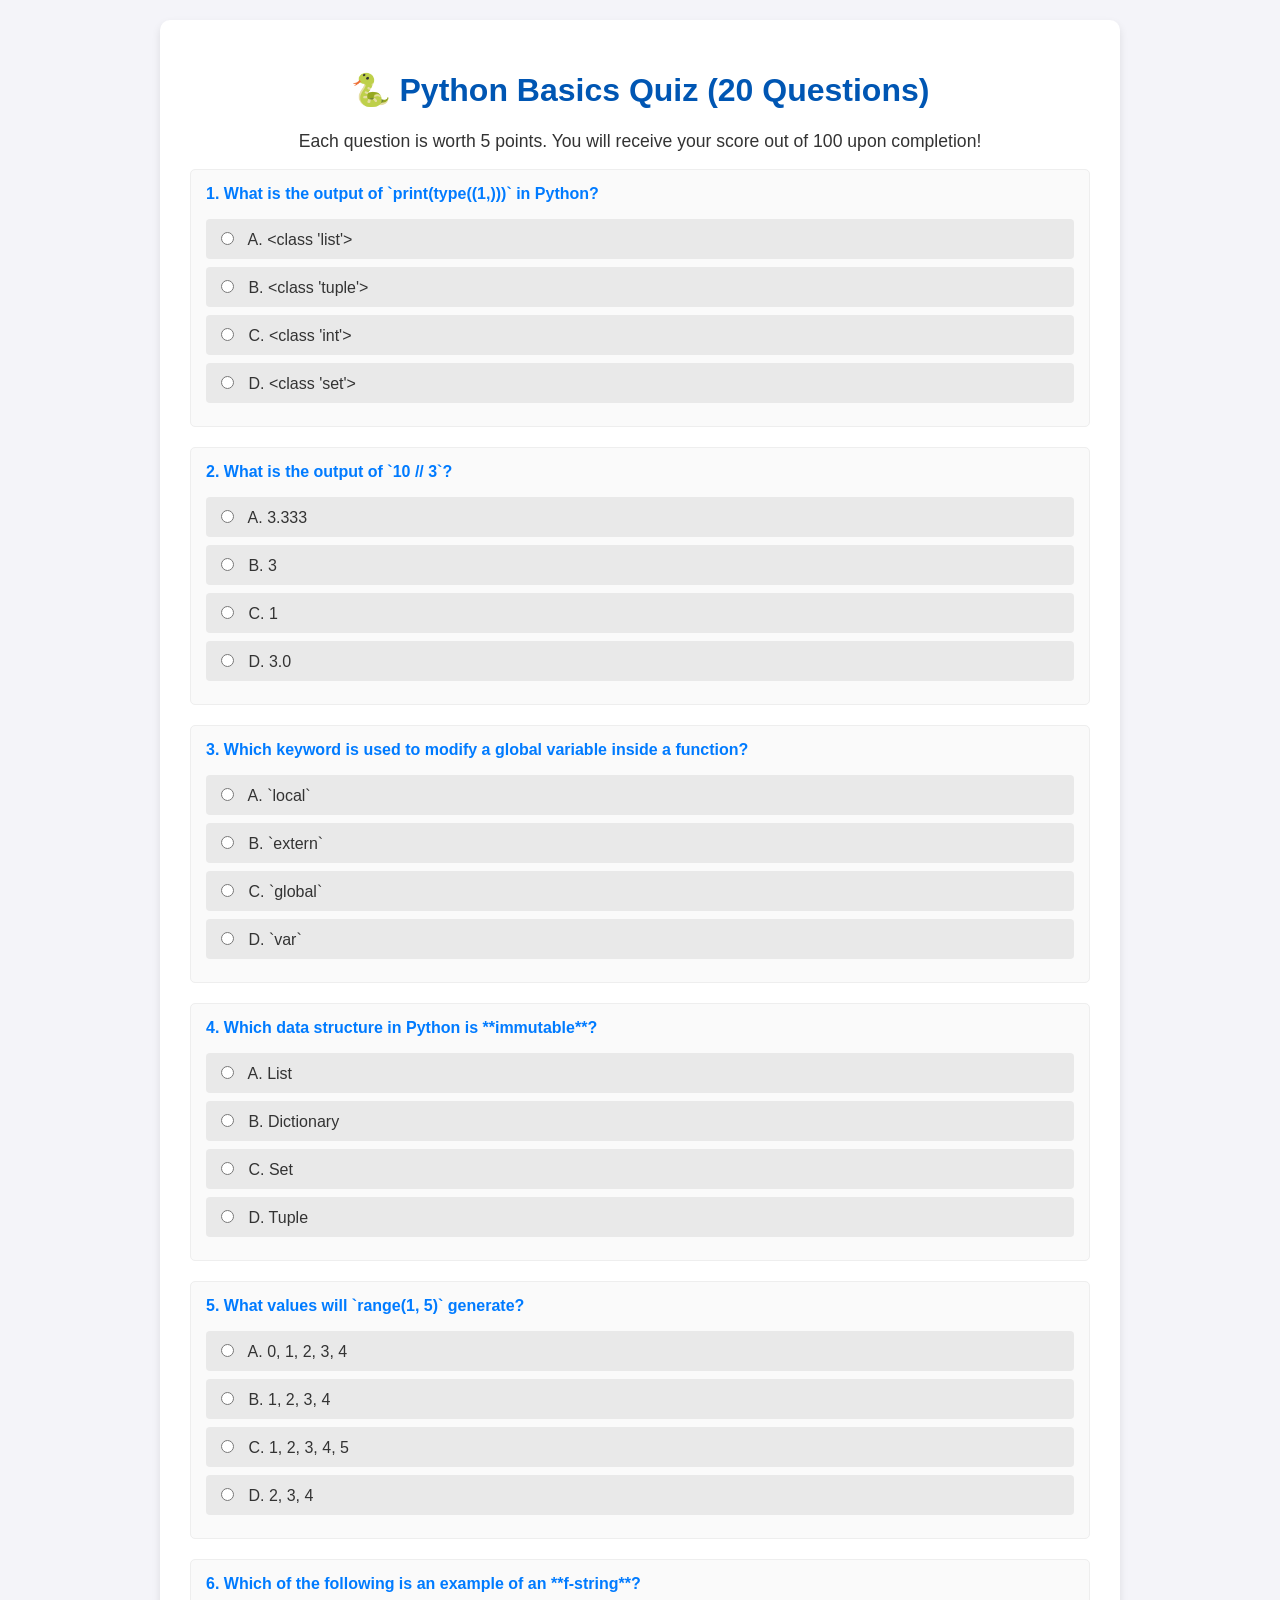
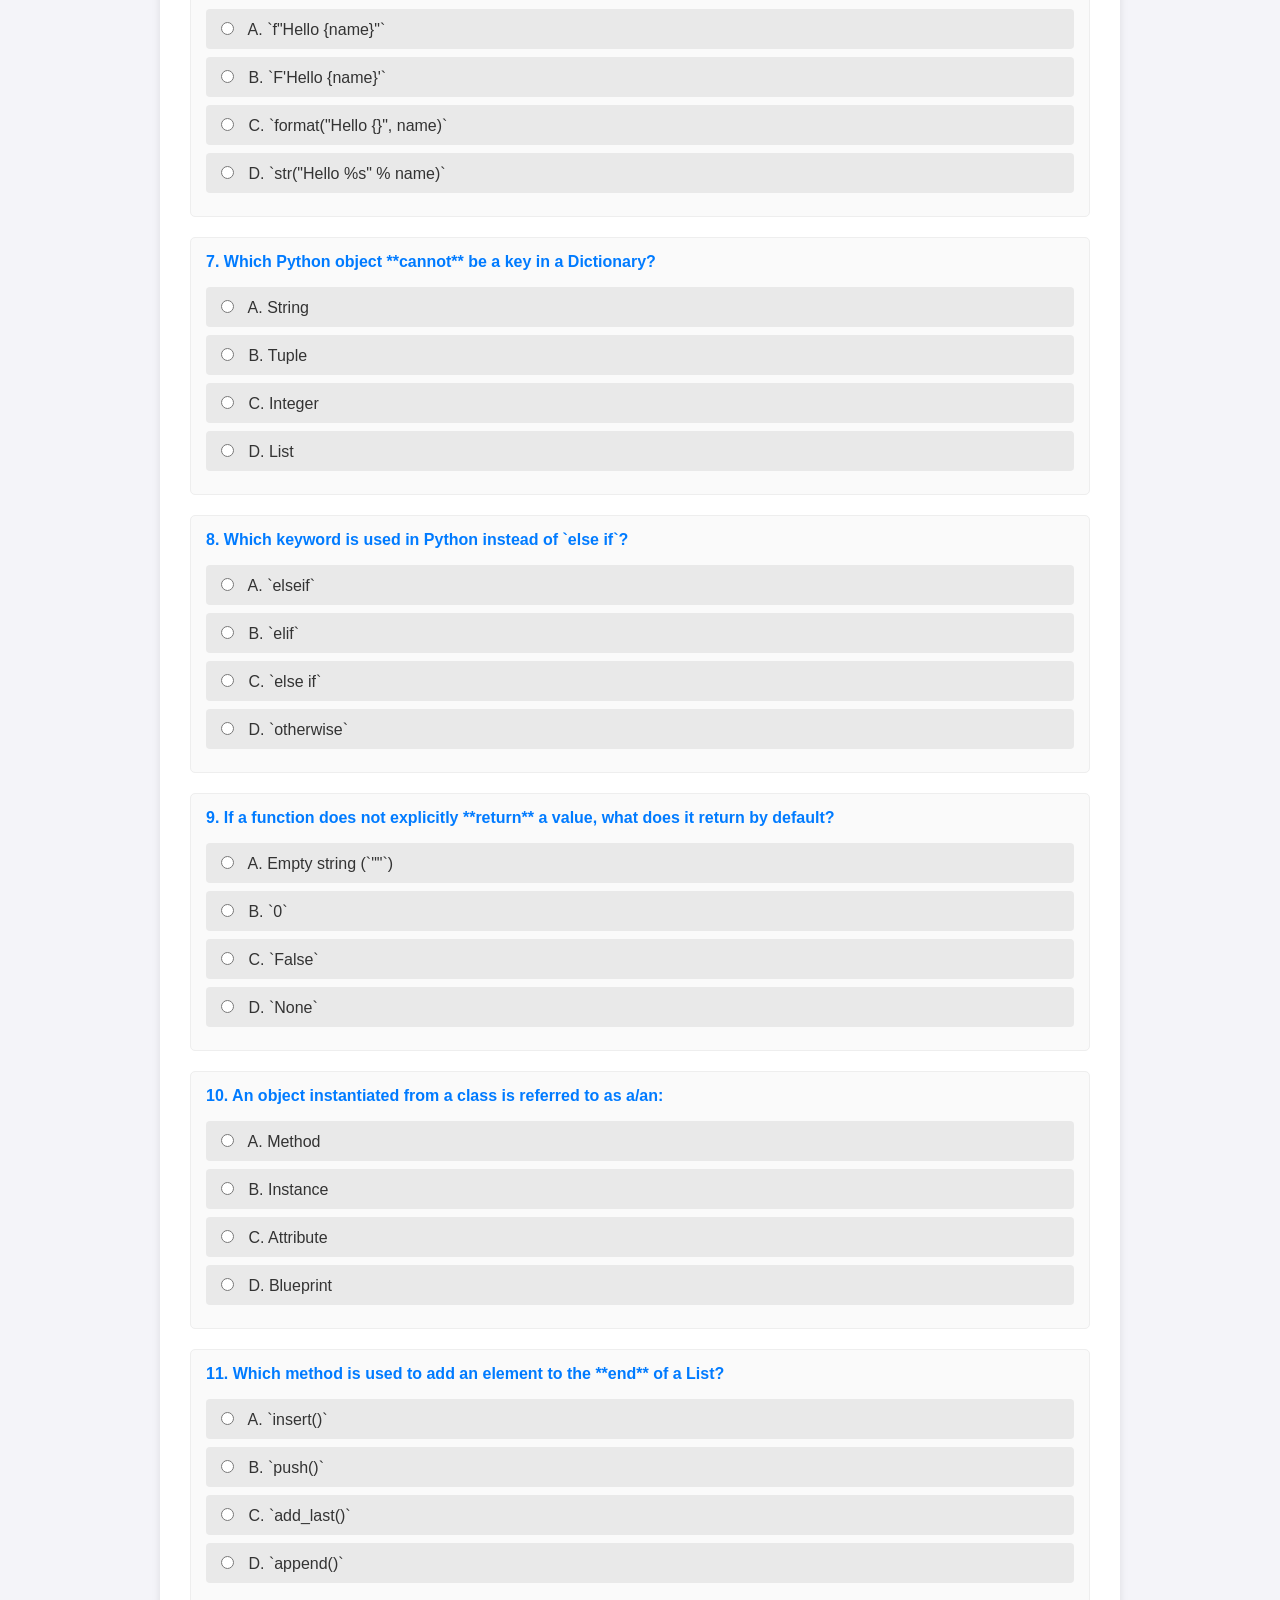
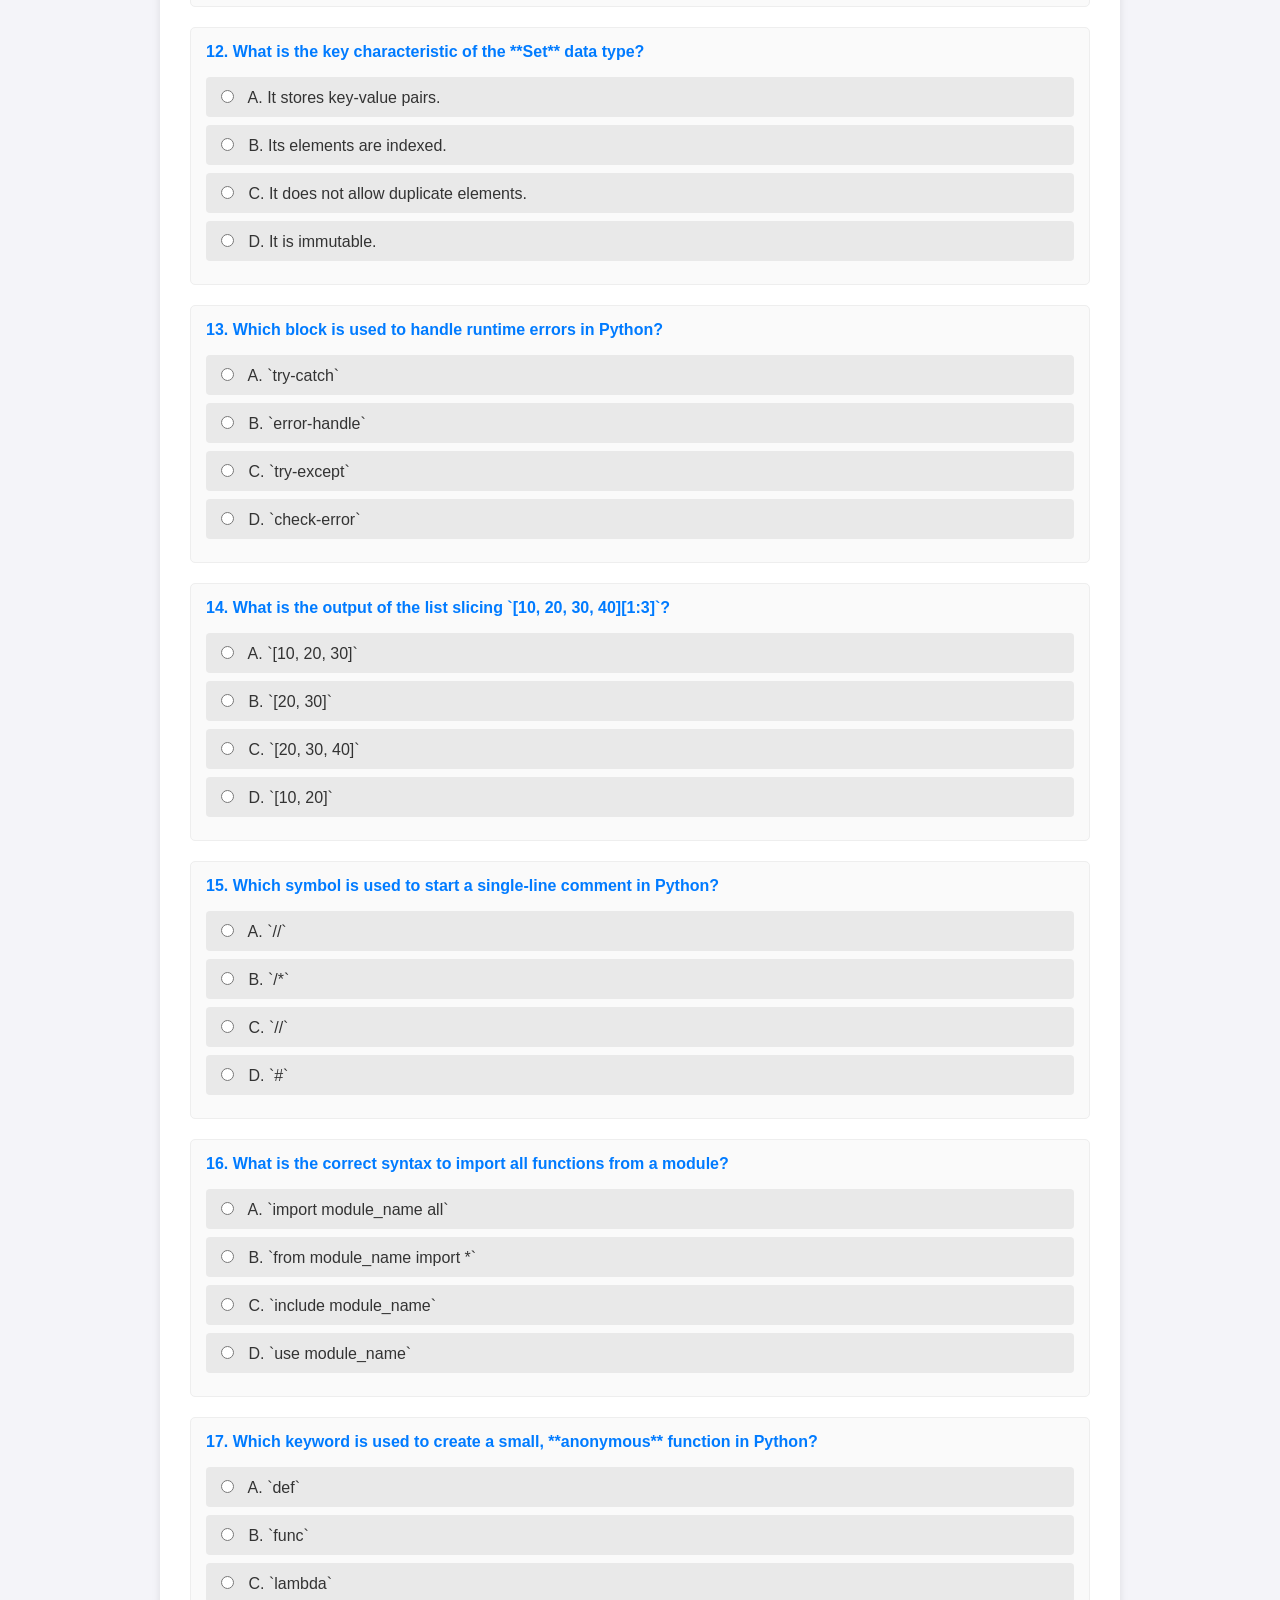
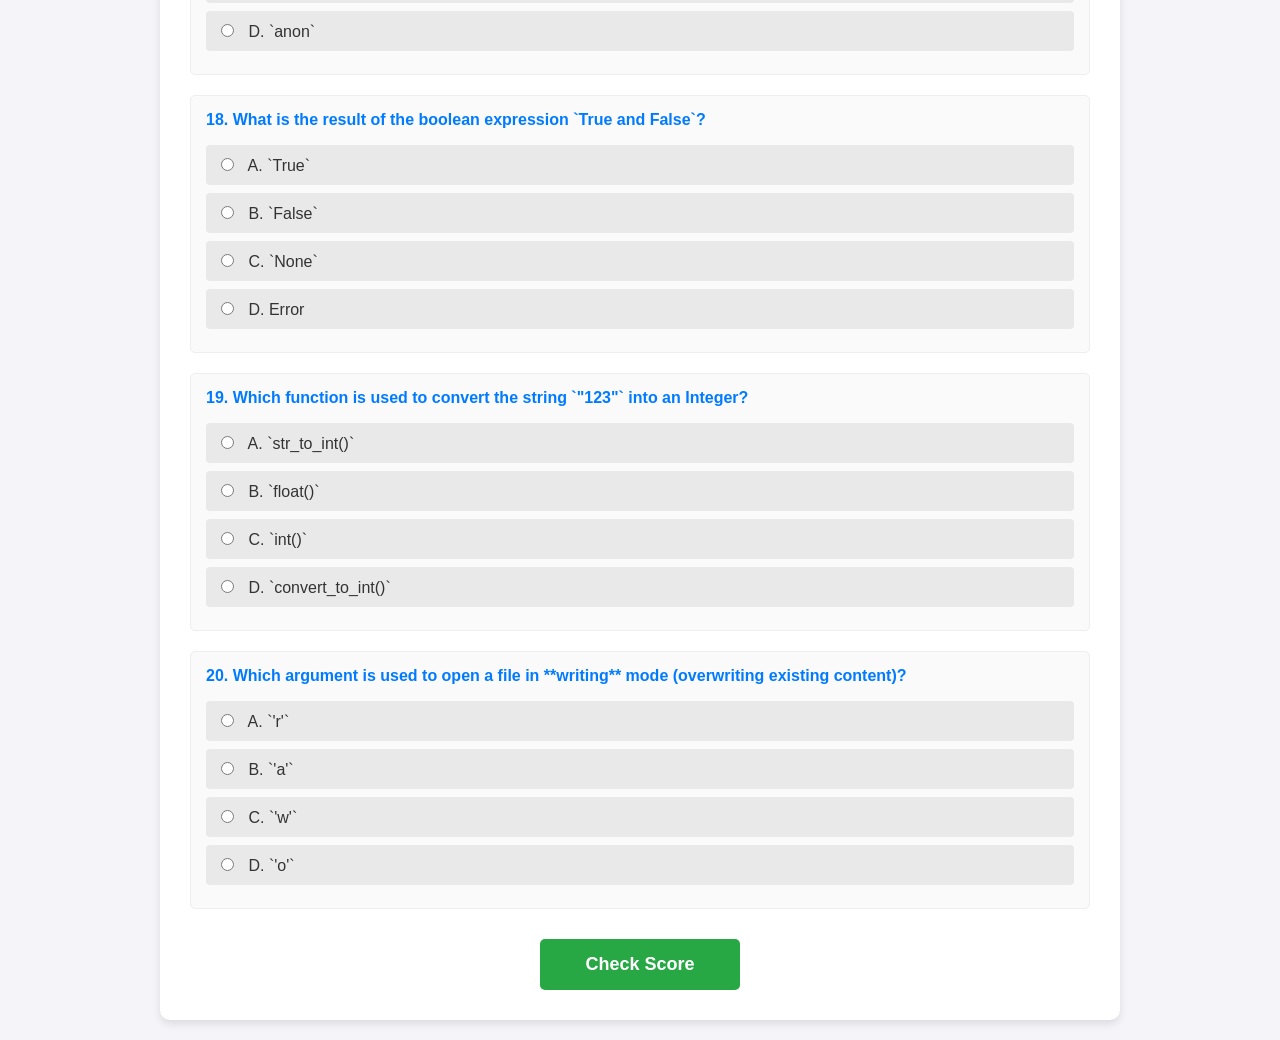
<file: pyquiz.html>
<!DOCTYPE html>
<html lang="en">
<head>
    <meta charset="UTF-8">
    <meta name="viewport" content="width=device-width, initial-scale=1.0">
    <title>Python Basics Quiz</title>
    <style>
        body {
            font-family: Arial, sans-serif;
            background-color: #f4f4f9;
            color: #333;
            margin: 0;
            padding: 20px;
        }
        .container {
            max-width: 900px;
            margin: auto;
            background: #fff;
            padding: 30px;
            border-radius: 10px;
            box-shadow: 0 4px 8px rgba(0, 0, 0, 0.1);
        }
        h1 {
            color: #0056b3;
            text-align: center;
        }
        h2 {
            color: #333;
            border-bottom: 1px solid #eee;
            padding-bottom: 10px;
            margin-top: 30px;
        }
        .question {
            margin-bottom: 20px;
            padding: 15px;
            border: 1px solid #eee;
            border-radius: 5px;
            background-color: #fafafa;
        }
        .question p {
            font-weight: bold;
            margin-top: 0;
            color: #007bff;
        }
        .options label {
            display: block;
            margin-bottom: 8px;
            padding: 10px;
            background-color: #e9e9e9;
            border-radius: 4px;
            cursor: pointer;
            transition: background-color 0.2s ease;
        }
        .options label:hover {
            background-color: #dcdcdc;
        }
        .options input[type="radio"] {
            margin-right: 10px;
        }
        .submit-btn {
            display: block;
            width: 200px;
            margin: 30px auto 0;
            padding: 15px;
            background-color: #28a745;
            color: #fff;
            border: none;
            border-radius: 5px;
            font-size: 18px;
            font-weight: bold;
            cursor: pointer;
            transition: background-color 0.3s ease;
        }
        .submit-btn:hover {
            background-color: #218838;
        }
    </style>
</head>
<body>

    <div class="container">
        <h1>🐍 Python Basics Quiz (20 Questions)</h1>
        <p style="text-align: center; font-size: 1.1em;">Each question is worth 5 points. You will receive your score out of 100 upon completion!</p>

        <form id="quiz-form">
            <div class="language-section">

                <div class="question">
                    <p>1. What is the output of `print(type((1,)))` in Python?</p>
                    <div class="options">
                        <label><input type="radio" name="python1" value="a"> A. &lt;class 'list'&gt;</label>
                        <label><input type="radio" name="python1" value="b"> B. &lt;class 'tuple'&gt;</label>
                        <label><input type="radio" name="python1" value="c"> C. &lt;class 'int'&gt;</label>
                        <label><input type="radio" name="python1" value="d"> D. &lt;class 'set'&gt;</label>
                    </div>
                </div>

                <div class="question">
                    <p>2. What is the output of `10 // 3`?</p>
                    <div class="options">
                        <label><input type="radio" name="python2" value="a"> A. 3.333</label>
                        <label><input type="radio" name="python2" value="b"> B. 3</label>
                        <label><input type="radio" name="python2" value="c"> C. 1</label>
                        <label><input type="radio" name="python2" value="d"> D. 3.0</label>
                    </div>
                </div>

                <div class="question">
                    <p>3. Which keyword is used to modify a global variable inside a function?</p>
                    <div class="options">
                        <label><input type="radio" name="python3" value="a"> A. `local`</label>
                        <label><input type="radio" name="python3" value="b"> B. `extern`</label>
                        <label><input type="radio" name="python3" value="c"> C. `global`</label>
                        <label><input type="radio" name="python3" value="d"> D. `var`</label>
                    </div>
                </div>

                <div class="question">
                    <p>4. Which data structure in Python is **immutable**?</p>
                    <div class="options">
                        <label><input type="radio" name="python4" value="a"> A. List</label>
                        <label><input type="radio" name="python4" value="b"> B. Dictionary</label>
                        <label><input type="radio" name="python4" value="c"> C. Set</label>
                        <label><input type="radio" name="python4" value="d"> D. Tuple</label>
                    </div>
                </div>

                <div class="question">
                    <p>5. What values will `range(1, 5)` generate?</p>
                    <div class="options">
                        <label><input type="radio" name="python5" value="a"> A. 0, 1, 2, 3, 4</label>
                        <label><input type="radio" name="python5" value="b"> B. 1, 2, 3, 4</label>
                        <label><input type="radio" name="python5" value="c"> C. 1, 2, 3, 4, 5</label>
                        <label><input type="radio" name="python5" value="d"> D. 2, 3, 4</label>
                    </div>
                </div>

                <div class="question">
                    <p>6. Which of the following is an example of an **f-string**?</p>
                    <div class="options">
                        <label><input type="radio" name="python6" value="a"> A. `f"Hello {name}"`</label>
                        <label><input type="radio" name="python6" value="b"> B. `F'Hello {name}'`</label>
                        <label><input type="radio" name="python6" value="c"> C. `format("Hello {}", name)`</label>
                        <label><input type="radio" name="python6" value="d"> D. `str("Hello %s" % name)`</label>
                    </div>
                </div>
                
                <div class="question">
                    <p>7. Which Python object **cannot** be a key in a Dictionary?</p>
                    <div class="options">
                        <label><input type="radio" name="python7" value="a"> A. String</label>
                        <label><input type="radio" name="python7" value="b"> B. Tuple</label>
                        <label><input type="radio" name="python7" value="c"> C. Integer</label>
                        <label><input type="radio" name="python7" value="d"> D. List</label>
                    </div>
                </div>

                <div class="question">
                    <p>8. Which keyword is used in Python instead of `else if`?</p>
                    <div class="options">
                        <label><input type="radio" name="python8" value="a"> A. `elseif`</label>
                        <label><input type="radio" name="python8" value="b"> B. `elif`</label>
                        <label><input type="radio" name="python8" value="c"> C. `else if`</label>
                        <label><input type="radio" name="python8" value="d"> D. `otherwise`</label>
                    </div>
                </div>

                <div class="question">
                    <p>9. If a function does not explicitly **return** a value, what does it return by default?</p>
                    <div class="options">
                        <label><input type="radio" name="python9" value="a"> A. Empty string (`""`)</label>
                        <label><input type="radio" name="python9" value="b"> B. `0`</label>
                        <label><input type="radio" name="python9" value="c"> C. `False`</label>
                        <label><input type="radio" name="python9" value="d"> D. `None`</label>
                    </div>
                </div>

                <div class="question">
                    <p>10. An object instantiated from a class is referred to as a/an:</p>
                    <div class="options">
                        <label><input type="radio" name="python10" value="a"> A. Method</label>
                        <label><input type="radio" name="python10" value="b"> B. Instance</label>
                        <label><input type="radio" name="python10" value="c"> C. Attribute</label>
                        <label><input type="radio" name="python10" value="d"> D. Blueprint</label>
                    </div>
                </div>

                <div class="question">
                    <p>11. Which method is used to add an element to the **end** of a List?</p>
                    <div class="options">
                        <label><input type="radio" name="python11" value="a"> A. `insert()`</label>
                        <label><input type="radio" name="python11" value="b"> B. `push()`</label>
                        <label><input type="radio" name="python11" value="c"> C. `add_last()`</label>
                        <label><input type="radio" name="python11" value="d"> D. `append()`</label>
                    </div>
                </div>

                <div class="question">
                    <p>12. What is the key characteristic of the **Set** data type?</p>
                    <div class="options">
                        <label><input type="radio" name="python12" value="a"> A. It stores key-value pairs.</label>
                        <label><input type="radio" name="python12" value="b"> B. Its elements are indexed.</label>
                        <label><input type="radio" name="python12" value="c"> C. It does not allow duplicate elements.</label>
                        <label><input type="radio" name="python12" value="d"> D. It is immutable.</label>
                    </div>
                </div>

                <div class="question">
                    <p>13. Which block is used to handle runtime errors in Python?</p>
                    <div class="options">
                        <label><input type="radio" name="python13" value="a"> A. `try-catch`</label>
                        <label><input type="radio" name="python13" value="b"> B. `error-handle`</label>
                        <label><input type="radio" name="python13" value="c"> C. `try-except`</label>
                        <label><input type="radio" name="python13" value="d"> D. `check-error`</label>
                    </div>
                </div>

                <div class="question">
                    <p>14. What is the output of the list slicing `[10, 20, 30, 40][1:3]`?</p>
                    <div class="options">
                        <label><input type="radio" name="python14" value="a"> A. `[10, 20, 30]`</label>
                        <label><input type="radio" name="python14" value="b"> B. `[20, 30]`</label>
                        <label><input type="radio" name="python14" value="c"> C. `[20, 30, 40]`</label>
                        <label><input type="radio" name="python14" value="d"> D. `[10, 20]`</label>
                    </div>
                </div>

                <div class="question">
                    <p>15. Which symbol is used to start a single-line comment in Python?</p>
                    <div class="options">
                        <label><input type="radio" name="python15" value="a"> A. `//`</label>
                        <label><input type="radio" name="python15" value="b"> B. `/*`</label>
                        <label><input type="radio" name="python15" value="c"> C. `//`</label>
                        <label><input type="radio" name="python15" value="d"> D. `#`</label>
                    </div>
                </div>

                <div class="question">
                    <p>16. What is the correct syntax to import all functions from a module?</p>
                    <div class="options">
                        <label><input type="radio" name="python16" value="a"> A. `import module_name all`</label>
                        <label><input type="radio" name="python16" value="b"> B. `from module_name import *`</label>
                        <label><input type="radio" name="python16" value="c"> C. `include module_name`</label>
                        <label><input type="radio" name="python16" value="d"> D. `use module_name`</label>
                    </div>
                </div>

                <div class="question">
                    <p>17. Which keyword is used to create a small, **anonymous** function in Python?</p>
                    <div class="options">
                        <label><input type="radio" name="python17" value="a"> A. `def`</label>
                        <label><input type="radio" name="python17" value="b"> B. `func`</label>
                        <label><input type="radio" name="python17" value="c"> C. `lambda`</label>
                        <label><input type="radio" name="python17" value="d"> D. `anon`</label>
                    </div>
                </div>

                <div class="question">
                    <p>18. What is the result of the boolean expression `True and False`?</p>
                    <div class="options">
                        <label><input type="radio" name="python18" value="a"> A. `True`</label>
                        <label><input type="radio" name="python18" value="b"> B. `False`</label>
                        <label><input type="radio" name="python18" value="c"> C. `None`</label>
                        <label><input type="radio" name="python18" value="d"> D. Error</label>
                    </div>
                </div>

                <div class="question">
                    <p>19. Which function is used to convert the string `"123"` into an Integer?</p>
                    <div class="options">
                        <label><input type="radio" name="python19" value="a"> A. `str_to_int()`</label>
                        <label><input type="radio" name="python19" value="b"> B. `float()`</label>
                        <label><input type="radio" name="python19" value="c"> C. `int()`</label>
                        <label><input type="radio" name="python19" value="d"> D. `convert_to_int()`</label>
                    </div>
                </div>

                <div class="question">
                    <p>20. Which argument is used to open a file in **writing** mode (overwriting existing content)?</p>
                    <div class="options">
                        <label><input type="radio" name="python20" value="a"> A. `'r'`</label>
                        <label><input type="radio" name="python20" value="b"> B. `'a'`</label>
                        <label><input type="radio" name="python20" value="c"> C. `'w'`</label>
                        <label><input type="radio" name="python20" value="d"> D. `'o'`</label>
                    </div>
                </div>
            </div>
            
            <button type="submit" class="submit-btn">Check Score</button>
        </form>

    </div>

    <script>
        const correctAnswers = {
            'python1': 'b', 'python2': 'b', 'python3': 'c', 'python4': 'd', 'python5': 'b',
            'python6': 'a', 'python7': 'd', 'python8': 'b', 'python9': 'd', 'python10': 'b',
            'python11': 'd', 'python12': 'c', 'python13': 'c', 'python14': 'b', 'python15': 'd',
            'python16': 'b', 'python17': 'c', 'python18': 'b', 'python19': 'c', 'python20': 'c'
        };

        const form = document.getElementById('quiz-form');
        const totalQuestions = 20;
        const pointsPerQuestion = 100 / totalQuestions; 

        form.addEventListener('submit', function(event) {
            event.preventDefault();

            let score = 0;
            let attemptedQuestions = 0;

            for (const [questionName, correctAnswer] of Object.entries(correctAnswers)) {
                const selectedOption = document.querySelector(`input[name="${questionName}"]:checked`);
                
                if (selectedOption) {
                    attemptedQuestions++;
                    if (selectedOption.value === correctAnswer) {
                        score += pointsPerQuestion;
                    }
                }
            }

            alert(`Quiz Complete!\n\nYour Score: ${score} out of 100.`);
        });
    </script>

</body>
</html>
</file>
<file: styles.css>
@keyframes neon-glow {
    0% {
        filter: drop-shadow(0 0 4px #00bcd4) 
                drop-shadow(0 0 8px #ff4ecb);
    }
    50% {
        filter: drop-shadow(0 0 12px #00bcd4) 
                drop-shadow(0 0 20px #ff4ecb);
    }
    100% {
        filter: drop-shadow(0 0 4px #00bcd4) 
                drop-shadow(0 0 8px #ff4ecb);
    }
}

.navbar-logo svg {
    animation: neon-glow 2s infinite alternate;
    transition: transform 0.3s ease;
}

.navbar-logo:hover svg {
    transform: scale(1.1);
}

:root {
    --bg-primary: #0a0a0c;
    --bg-secondary: #141418;
    --text-color: #e0e0e0;
    --accent-color: #00bcd4;
    --border-color: #2c2c30;
    --editor-bg: #1e1e24;
    --subtle-text: #a0a0a0;
    --shadow-color: rgba(0, 0, 0, 0.4);
    --console-color: #76ff03; 
}

.hero-section h1 {
    display: flex;
    justify-content: center;
    align-items: center;
    margin: 0;
}

#H {
    font-size: 50px; 
    font-family: poppins, sans-serif;
    color: #2d66d7; 
    white-space: nowrap;
    overflow: hidden;
    
    width: 0; 
    
    display: inline-block; 
    

    animation: 
        typing 4s linear forwards; 
}

@keyframes typing {
    from { width: 0 }
    to { width: 26ch }
}

@keyframes blink {
    from, to { border-right: 1px solid #2d66d7; }
    50% { border-right: none; }
}

@keyframes typing {
  from { width: 0 }
  to { width: 26ch }
}

@keyframes blink {
  50% { border-color: transparent }
}


.light-mode {
    --bg-primary: #f8f8f8;
    --bg-secondary: #ffffff;
    --text-color: #1a1a1a;
    --accent-color: #2196f3; 
    --border-color: #e0e0e0;
    --editor-bg: #ffffff;
    --subtle-text: #666;
    --shadow-color: rgba(0, 0, 0, 0.1);
    --console-color: #008000;
}

* {
    margin: 0;
    padding: 0;
    box-sizing: border-box;
    font-family: 'Inter', sans-serif;
}

body {
    background-color: var(--bg-primary);
    color: var(--text-color);
    transition: background-color 0.4s ease-in-out, color 0.4s ease-in-out;
    line-height: 1.6;
    min-height: 100vh;
}

a {
    color: var(--accent-color);
    text-decoration: none;
    transition: color 0.3s;
}

.btn-primary, .btn-secondary, .nav-button, .plus-button, .quiz-button {
    position: relative;
    overflow: hidden;
    padding: 10px 20px;
    border: none;
    border-radius: 8px;
    cursor: pointer;
    font-weight: 600;
    letter-spacing: 0.5px;
    transition: background-color 0.3s, transform 0.15s, box-shadow 0.3s;
    box-shadow: 0 4px 6px var(--shadow-color);
}

.btn-primary {
    background-color: var(--accent-color);
    color: white;
}

.btn-secondary, .nav-button, .quiz-button {
    background-color: var(--bg-secondary);
    color: var(--text-color);
    border: 1px solid var(--border-color);
}

.btn-primary:hover {
    background-color: #008c9e;
    transform: translateY(-2px);
    box-shadow: 0 6px 12px var(--shadow-color);
}
.light-mode .btn-primary:hover {
    background-color: #1976d2;
}

.btn-secondary:hover, .nav-button:hover, .quiz-button:hover {
    background-color: #24242a;
    transform: translateY(-2px);
    box-shadow: 0 6px 12px var(--shadow-color);
}
.light-mode .btn-secondary:hover, .light-mode .nav-button:hover, .light-mode .quiz-button:hover {
     background-color: #f0f0f0;
}

.btn-primary::after, .btn-secondary::after, .nav-button::after, .plus-button::after, .quiz-button::after {
    content: '';
    position: absolute;
    top: 0;
    left: -150%;
    width: 50%;
    height: 100%;
    background: rgba(255, 255, 255, 0.3);
    transform: skewX(-20deg);
    transition: none;
    z-index: 10;
}

.btn-primary:hover::after, .btn-secondary:hover::after, .nav-button:hover::after, .plus-button:hover::after, .quiz-button:hover::after {
    left: 150%;
    transition: all 0.6s cubic-bezier(0.25, 0.46, 0.45, 0.94); 
}

.navbar {
    display: flex;
    justify-content: space-between;
    align-items: center;
    padding: 12px 30px;
    background-color: var(--bg-secondary);
    border-bottom: 1px solid var(--border-color);
    position: fixed;
    top: 0;
    left: 0;
    width: 100%;
    z-index: 1000;
    
    box-shadow: 0 4px 15px rgba(0, 0, 0, 0.15);

    animation: slideDown 0.6s ease forwards;
}

.navbar-logo {
    display: flex;
    align-items: center;
    gap: 10px;
    font-size: 1.6rem;
    font-weight: 700;
    color: var(--accent-color);
    transition: text-shadow 0.3s ease, transform 0.3s ease;
}

.navbar-logo:hover {
    text-shadow: 0 0 10px var(--accent-color);
    transform: scale(1.05);
}

.navbar-logo i,
.navbar-logo svg,
.navbar-logo img {
    filter: drop-shadow(0 0 8px blue);
    transition: filter 0.3s ease, transform 0.3s ease;
}

.navbar-logo i:hover,
.navbar-logo svg:hover,
.navbar-logo img:hover {
    filter: drop-shadow(0 0 12px var(--accent-color));
    transform: scale(1.1);
}


#hydra-logo {
    width: 30px;
    height: 30px;
    vertical-align: middle;
}
#hydra-logo .hydra-shield-fill { fill: #0d0d0f; transition: fill 0.3s ease; }
#hydra-logo .hydra-circuit-line { fill: #2c2c30; transition: fill 0.3s ease; }
#hydra-logo .hydra-accent-glow { fill: url(#hydra-linear-gradient); transition: fill 0.3s ease; }
#hydra-logo .hydra-text { font-family: 'Inter', sans-serif; font-weight: 700; font-size: 20px; fill: #00bcd4; }


.light-mode #hydra-logo .hydra-shield-fill { fill: var(--bg-secondary); }
.light-mode #hydra-logo .hydra-circuit-line { fill: var(--border-color); }
.light-mode #hydra-logo .hydra-accent-glow, .light-mode #hydra-logo .hydra-text { fill: var(--accent-color); }

.logo-text {
    color: var(--accent-color);
    font-size: 1.6rem;
    font-weight: 700;
}

.navbar-links {
    display: flex;
    gap: 10px;
}

.plus-button {
    margin-left: 20px;
    font-size: 1.2rem;
    padding: 8px 15px;
    border-radius: 50%;
    font-weight: 700;
    line-height: 1;
}

.toggle-switch {
    width: 40px;
    height: 20px;
    background-color: var(--border-color);
    border-radius: 10px;
    position: relative;
    cursor: pointer;
    margin-left: 20px;
}
.toggle-switch input {
    opacity: 0;
    width: 0;
    height: 0;
}
.slider {
    position: absolute;
    cursor: pointer;
    top: 0;
    left: 0;
    right: 0;
    bottom: 0;
    background-color: #ccc;
    transition: 0.4s;
    border-radius: 10px;
}
.slider:before {
    position: absolute;
    content: "";
    height: 16px;
    width: 16px;
    left: 2px;
    bottom: 2px;
    background-color: white;
    transition: 0.4s;
    border-radius: 50%;
}
input:checked + .slider {
    background-color: var(--accent-color);
}
input:checked + .slider:before {
    transform: translateX(20px);
}

.screen {
    padding-top: 60px;
    min-height: 100vh;
    display: none;
    animation: fadeIn 0.5s ease-out;
}

@keyframes fadeIn {
    from { opacity: 0; }
    to { opacity: 1; }
}

#home-screen {
    display: flex;
    flex-direction: column;
    justify-content: center;
    align-items: center;
    text-align: center;
    background: 
        radial-gradient(circle at 10% 20%, var(--border-color) 0.5px, transparent 0.5px) 0 0 / 20px 20px,
        radial-gradient(circle at 90% 80%, var(--border-color) 0.5px, transparent 0.5px) 10px 10px / 20px 20px,
        var(--bg-primary);
    background-size: 30px 30px;
}

.hero-section {
    padding: 80px 20px;
    max-width: 800px;
}

.hero-section h1 {
    font-size: 3.5rem;
    margin-bottom: 25px;
    line-height: 1.2;
}

.hero-section p {
    font-size: 1.1rem;
    margin-bottom: 40px;
    color: var(--subtle-text);
}



.generator-area {
    margin: 50px auto;            
    width: 100%;
    max-width: 650px;             
    padding: 30px;
    background-color: var(--bg-secondary);
    border-radius: 12px;
    border: 1px solid var(--border-color);
    box-shadow: 0 8px 25px var(--shadow-color);
    text-align: center;           /* centers text inside */
}



.generator-header {
    font-weight: 600;
    margin-bottom: 15px;
    color: var(--text-color);
}

.generator-area textarea {
    width: 100%;
    min-height: 120px;
    padding: 15px;
    background-color: var(--editor-bg);
    border: 1px solid var(--border-color);
    color: var(--text-color);
    border-radius: 8px;
    resize: vertical;
    font-size: 1.1rem;
    margin-bottom: 15px;
    outline: none;
}
.generator-area textarea:focus {
    border-color: var(--accent-color);
}

.generator-output {
    margin-top: 20px;
    padding: 20px;
    border: 2px dashed var(--accent-color);
    background-color: #0e0e11; 
    border-radius: 8px;
    text-align: left;
    overflow: auto;
    max-height: 300px;
    font-size: 0.9rem;
    line-height: 1.4;
    white-space: pre-wrap;
    font-family: monospace;
    color: var(--console-color);
    display: none;
}

#editor-screen {
    display: grid;
    grid-template-columns: 280px 1fr 300px;
    gap: 8px;
    padding: 65px 8px 8px 8px;
    height: 100vh;
    background-color: var(--bg-primary);
}

.editor-sidebar {
    background-color: var(--bg-secondary);
    border-radius: 8px;
    padding: 15px;
    overflow-y: auto;
    box-shadow: 0 2px 10px var(--shadow-color);
}

.editor-main {
    background-color: var(--editor-bg);
    border-radius: 8px;
    overflow: hidden;
    border: 1px solid var(--border-color);
}

.editor-main textarea {
    width: 100%;
    height: 100%;
    padding: 20px;
    background-color: transparent;
    border: none;
    color: var(--text-color);
    font-family: monospace;
    font-size: 0.95rem;
    resize: none;
    outline: none;
    line-height: 1.5;
}

.editor-output {
    background-color: #0e0e11;
    border-radius: 8px;
    padding: 15px;
    border: 1px solid var(--border-color);
}

.editor-sidebar h3, .editor-output h3 {
    font-size: 1.3rem;
    padding-bottom: 5px;
    border-bottom: 2px solid var(--accent-color);
    margin-bottom: 15px;
}

.editor-sidebar p {
    padding: 8px 0;
    cursor: pointer;
    transition: color 0.2s;
    color: var(--subtle-text);
}
.editor-sidebar p.file-active {
    color: var(--accent-color);
    font-weight: 600;
}

.console-text {
    color: var(--console-color);
    white-space: pre-wrap;
    font-family: monospace;
    font-size: 0.9rem;
}

#lessons-screen {
    padding: 90px 30px;
    display: flex;
    flex-direction: column;
    align-items: center;
}

#lessons-screen h2 {
    font-size: 2.8rem;
    margin-bottom: 50px;
}

.language-grid {
    display: grid;
    grid-template-columns: repeat(auto-fit, minmax(320px, 1fr));
    gap: 30px;
    width: 100%;
    max-width: 1300px;
}

.language-card {
    background-color: var(--bg-secondary);
    padding: 25px;
    border-radius: 12px;
    border-left: 5px solid var(--accent-color);
    box-shadow: 0 4px 10px var(--shadow-color);
    transition: transform 0.3s, box-shadow 0.3s;
}

.language-card:hover {
    transform: translateY(-5px);
    box-shadow: 0 10px 20px var(--shadow-color);
}

.language-card h3 {
    font-size: 1.8rem;
    color: var(--accent-color);
    margin-bottom: 15px;
}

.lesson-item {
    padding: 10px 0;
    border-top: 1px solid var(--border-color);
    margin-top: 10px;
}

.quiz-section {
    margin-top: 25px;
    text-align: center;
}

.channel-link-container {
    text-align: center;
    margin-bottom: 15px;
    padding: 8px;
    border: 1px dashed var(--border-color);
    background-color: #1a1a1a;
    border-radius: 6px;
}
.light-mode .channel-link-container {
    background-color: #f5f5f5;
}

@media (max-width: 900px) {
    .navbar-links {
        display: none;
    }
    .navbar {
        padding: 10px 20px;
    }
    .navbar-logo {
        gap: 5px;
        font-size: 1.2rem;
    }
    #hydra-logo {
        width: 25px;
        height: 25px;
    }
    .logo-text {
        font-size: 1.2rem;
    }

    #editor-screen {
        grid-template-columns: 1fr;
        grid-template-rows: 150px 1fr 180px;
        height: auto;
        padding-bottom: 8px;
    }
    .editor-sidebar {
         min-height: 150px;
         max-height: 150px;
    }
    .editor-main textarea {
        min-height: 300px;
    }
    .editor-sidebar h3, .editor-output h3 {
        font-size: 1.1rem;
    }

    .hero-section h1 {
        font-size: 2.5rem;
    }
    .hero-section p {
        font-size: 1rem;
    }

    #lessons-screen {
        padding: 80px 15px;
    }
    .language-grid {
        grid-template-columns: 1fr;
    }
}

:root {
    --bg-primary: #0a0a0c;
    --bg-secondary: #141418;
    --text-color: #e0e0e0;
    --accent-color: #00bcd4; 
    --accent-darker: #008c9e;
    --gradient-start: #00bcd4; 
    --gradient-end: #5d5cff; 
    --border-color: #2c2c30;
    --editor-bg: #1e1e24;
    --subtle-text: #a0a0a0;
    --shadow-color: rgba(0, 0, 0, 0.4);
    --console-color: #76ff03; 
}

.light-mode {
    --bg-primary: #f8f8f8;
    --bg-secondary: #ffffff;
    --text-color: #1a1a1a;
    --accent-color: #2196f3; 
    --accent-darker: #1976d2;
    --gradient-start: #2196f3; 
    --gradient-end: #007bff; 
    --border-color: #e0e0e0;
    --editor-bg: #ffffff;
    --subtle-text: #666;
    --shadow-color: rgba(0, 0, 0, 0.1);
    --console-color: #008000;
}


* {
    margin: 0;
    padding: 0;
    box-sizing: border-box;
    font-family: 'Inter', sans-serif;
}





.navbar {
    
    display: flex;
    justify-content: space-between;
    align-items: center;
    padding: 12px 30px;
    background-color: var(--bg-secondary);
    border-bottom: 1px solid var(--border-color);
    position: fixed;
    top: 0;
    left: 0;
    width: 100%;
    z-index: 1000;
    box-shadow: 0 2px 10px var(--shadow-color);
}

.navbar-logo {
    display: flex;
    align-items: center;
    gap: 10px;
    font-size: 1.6rem;
    font-weight: 700;
}


#hydra-logo {
    width: 30px;
    height: 30px;
    vertical-align: middle;
}

#hydra-logo .hydra-shield-fill { fill: #0d0d0f; transition: fill 0.3s ease; }
#hydra-logo .hydra-circuit-line { fill: #2c2c30; transition: fill 0.3s ease; }
#hydra-logo .hydra-accent-glow { fill: url(#hydra-linear-gradient); transition: fill 0.3s ease; }
#hydra-logo .hydra-text { font-family: 'Inter', sans-serif; font-weight: 700; font-size: 20px; fill: #00bcd4; }


.light-mode #hydra-logo .hydra-shield-fill { fill: var(--bg-secondary); }
.light-mode #hydra-logo .hydra-circuit-line { fill: var(--border-color); }
.light-mode #hydra-logo .hydra-accent-glow, .light-mode #hydra-logo .hydra-text { fill: var(--accent-color); }


.logo-text {
    font-size: 1.6rem;
    font-weight: 700;
    
    
    background: linear-gradient(90deg, var(--gradient-start) 0%, var(--gradient-end) 100%);
    -webkit-background-clip: text; 
    -webkit-text-fill-color: transparent; 
    background-clip: text;
    color: var(--gradient-start); 
}
</file>
